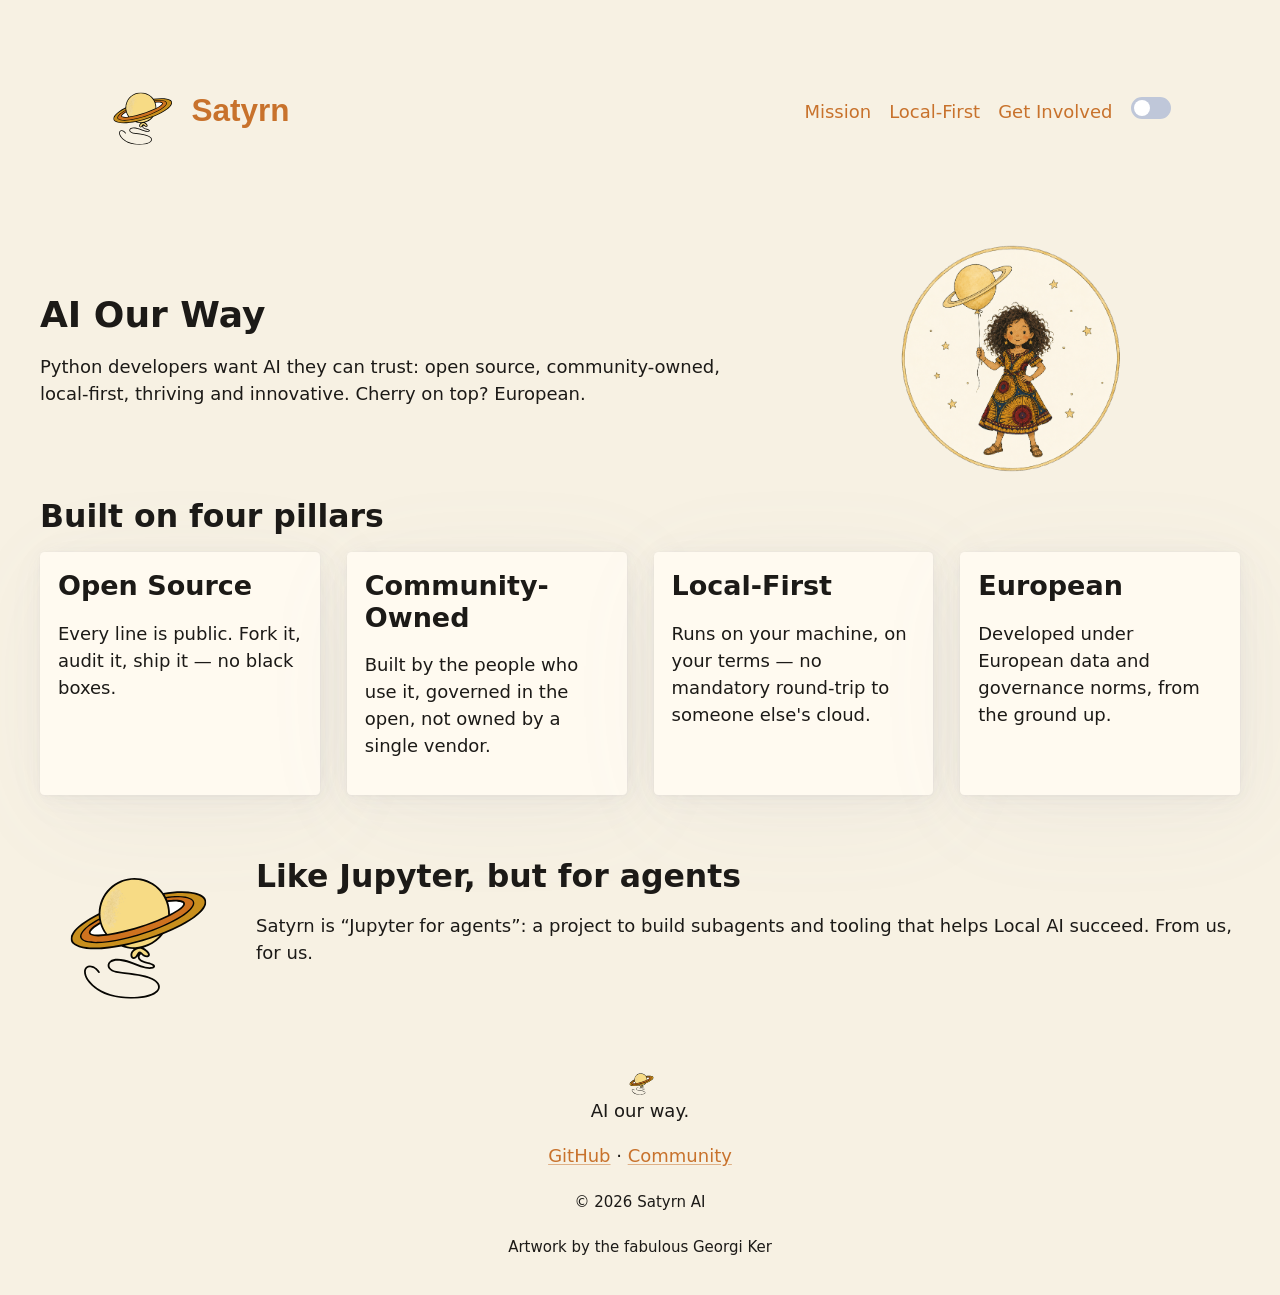
<file: site/index.html>
<!doctype html>
<html lang="en">
<head>
    <meta charset="utf-8">
    <meta name="viewport" content="width=device-width, initial-scale=1">
    <meta name="color-scheme" content="light dark">
    <title>Satyrn AI — AI Our Way</title>
    <meta name="description"
          content="Satyrn is Jupyter for agents: open source, community-owned, local-first AI tooling for Python developers.">
    <link rel="icon" type="image/png" href="assets/favicon.png">
    <link rel="stylesheet" href="css/pico.classless.min.css">
    <link rel="stylesheet" href="css/style.css">
</head>
<body>
<header>
    <nav>
        <ul>
            <li>
                <a href="#" class="logo-link">
                    <img class="logo-light" src="assets/satyrn-logo-light.svg" alt="">
                    <img class="logo-dark" src="assets/satyrn-logo-dark.svg" alt="">
                    <span class="logo-text">Satyrn</span>
                </a>
            </li>
        </ul>
        <ul>
            <li><a href="#mission">Mission</a></li>
            <li><a href="#local-first">Local-First</a></li>
            <li><a href="#get-involved">Get Involved</a></li>
            <li>
                <label>
                    <input type="checkbox" role="switch" data-theme-toggle aria-label="Toggle dark mode">
                </label>
            </li>
        </ul>
    </nav>
</header>

<main>
    <section id="hero">
        <div class="hero-grid">
            <div class="hero-text">
                <h1>AI Our Way</h1>
                <p>Python developers want AI they can trust: open source, community-owned, local-first, thriving and
                    innovative. Cherry on top? European.</p>
            </div>
            <div class="hero-image">
                <img src="assets/avatar.svg"
                     alt="Illustration of a curly-haired girl holding a balloon shaped like a ringed planet, the Satyrn mascot"
                     width="900">
            </div>
        </div>
    </section>

    <section id="pillars">
        <h2>Built on four pillars</h2>
        <div class="pillars-grid">
            <article>
                <h3>Open Source</h3>
                <p>Every line is public. Fork it, audit it, ship it — no black boxes.</p>
            </article>
            <article>
                <h3>Community-Owned</h3>
                <p>Built by the people who use it, governed in the open, not owned by a single vendor.</p>
            </article>
            <article id="local-first">
                <h3>Local-First</h3>
                <p>Runs on your machine, on your terms — no mandatory round-trip to someone else's cloud.</p>
            </article>
            <article>
                <h3>European</h3>
                <p>Developed under European data and governance norms, from the ground up.</p>
            </article>
        </div>
    </section>

    <section id="mission">
        <div class="mission-grid">
            <img src="assets/satyrn-logo-light.svg" class="mission-mark logo-light" alt="" width="180">
            <img src="assets/satyrn-logo-dark.svg" class="mission-mark logo-dark" alt="" width="180">
            <div>
                <h2>Like Jupyter, but for agents</h2>
                <p>Satyrn is &ldquo;Jupyter for agents&rdquo;: a project to build subagents and tooling that helps Local
                    AI succeed. From us, for us.</p>
            </div>
        </div>
    </section>
</main>

<footer id="get-involved">
    <img class="logo-light" src="assets/satyrn-logo-light.svg" alt="Satyrn" height="32">
    <img class="logo-dark" src="assets/satyrn-logo-dark.svg" alt="Satyrn" height="32">
    <p>AI our way.</p>
    <p>
        <a href="#">GitHub</a> &middot;
        <a href="#">Community</a>
    </p>
    <p><small>&copy; 2026 Satyrn AI</small></p>
    <p><small>Artwork by the fabulous Georgi Ker</small></p>
</footer>

<script type="module" src="js/site.js"></script>
</body>
</html>
</file>
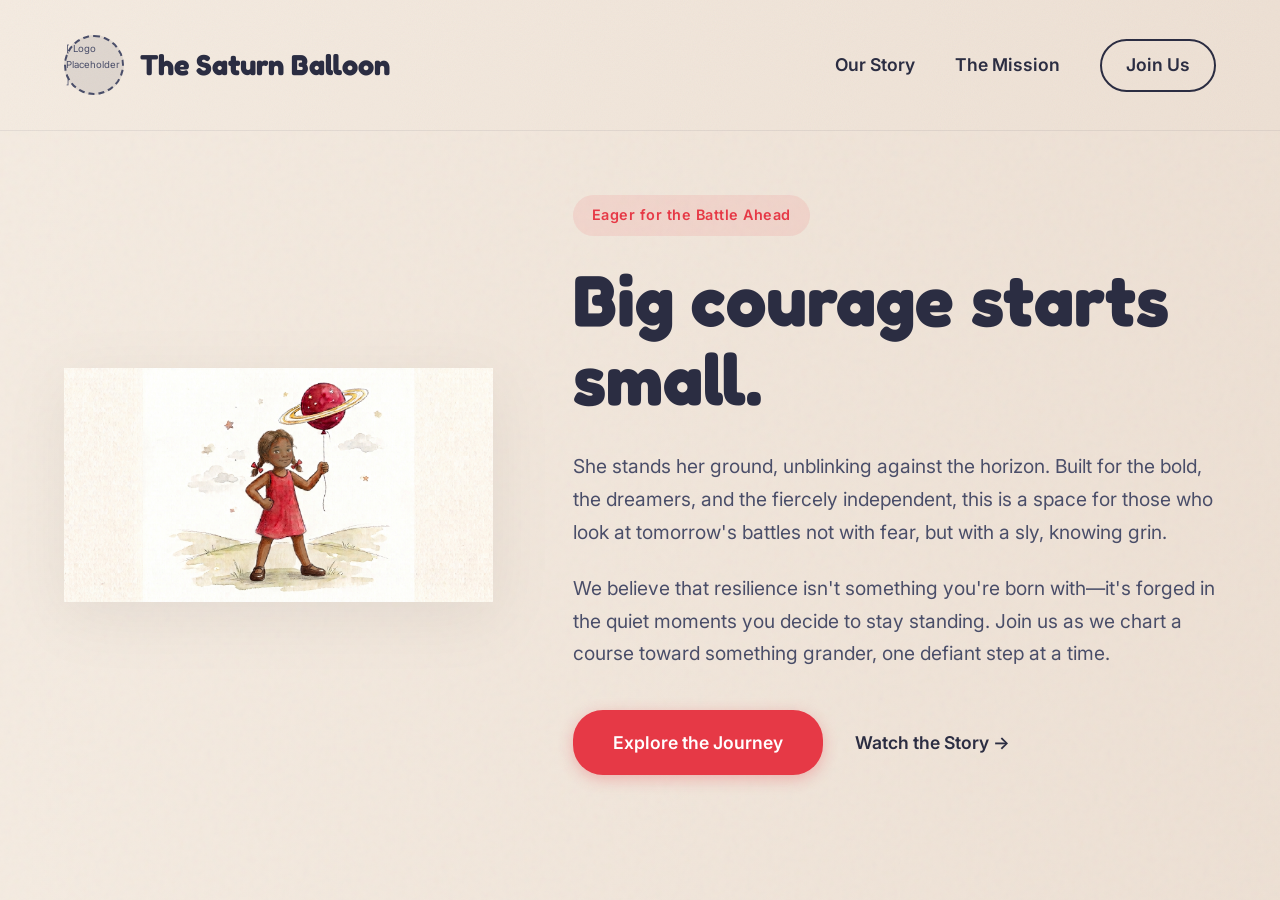
<file: src/satyrn_ai_theme/static/mascot.html>
<!DOCTYPE html>
<html lang="en">
<head>
    <meta charset="UTF-8">
    <meta name="viewport" content="width=device-width, initial-scale=1.0">
    <title>Resilient & Ready | Landing Page</title>
    <link rel="stylesheet" href="style.css">
    <link rel="preconnect" href="https://fonts.googleapis.com">
    <link rel="preconnect" href="https://fonts.gstatic.com" crossorigin>
    <link href="https://fonts.googleapis.com/css2?family=Fredoka:wght@500;700&family=Inter:wght@400;500;600&display=swap" rel="stylesheet">
</head>
<body>

    <header class="navbar">
        <div class="logo-container">
            <div class="logo-placeholder">[ Logo Placeholder ]</div>
            <span class="logo-text">The Saturn Balloon</span>
        </div>
        <nav>
            <a href="#story">Our Story</a>
            <a href="#mission">The Mission</a>
            <a href="#join" class="btn-nav">Join Us</a>
        </nav>
    </header>

    <section class="hero">
        <div class="hero-container">

            <div class="hero-image-side">
                <img src="mascot.png" alt="Resolute young girl with a Saturn-ringed balloon" class="hero-mascot">
            </div>

            <div class="hero-text-side">
                <span class="badge">Eager for the Battle Ahead</span>
                <h1>Big courage starts small.</h1>

                <div class="hero-story">
                    <p>She stands her ground, unblinking against the horizon. Built for the bold, the dreamers, and the fiercely independent, this is a space for those who look at tomorrow's battles not with fear, but with a sly, knowing grin.</p>
                    <p>We believe that resilience isn't something you're born with—it's forged in the quiet moments you decide to stay standing. Join us as we chart a course toward something grander, one defiant step at a time.</p>
                </div>

                <div class="hero-cta">
                    <a href="#explore" class="btn-primary">Explore the Journey</a>
                    <a href="#story" class="btn-text">Watch the Story <span>→</span></a>
                </div>
            </div>

        </div>
    </section>

</body>
</html>
</file>
<file: site/css/style.css>
/* Increase base font size for larger typography */
:root {
  --pico-font-size: 18px;
}

/* Brand palette — light mode. Uses ":root:not([data-theme=dark])" so it
   applies both when no theme is chosen yet (follows OS) AND when the
   toggle sets an explicit data-theme="light". The latter is what lets a
   dark-mode-OS visitor toggle to light: an explicit light attribute makes
   the "@media (prefers-color-scheme: dark) :root:not([data-theme])" dark
   rule stop matching. The selector also matches Pico's own light-mode
   specificity so this override wins over Pico's base :root declaration. */
:root:not([data-theme="dark"]) {
  --pico-background-color: #f7f1e3;
  --pico-color: #1c1a17;
  --pico-h1-color: #1c1a17;
  --pico-h2-color: #1c1a17;
  --pico-h3-color: #1c1a17;
  --pico-h4-color: #1c1a17;
  --pico-h5-color: #1c1a17;
  --pico-h6-color: #1c1a17;
  --pico-muted-color: #6b5f4d;
  --pico-primary: #c8722c;
  --pico-primary-background: #c8722c;
  --pico-primary-border: #c8722c;
  --pico-primary-underline: rgba(200, 114, 44, 0.5);
  --pico-primary-hover: #a85f22;
  --pico-primary-hover-background: #a85f22;
  --pico-primary-hover-border: #a85f22;
  --pico-primary-hover-underline: #a85f22;
  --pico-primary-focus: rgba(232, 185, 61, 0.5);
  --pico-primary-inverse: #f7f1e3;
  --pico-card-background-color: #fffaf0;
  --pico-card-border-color: rgba(28, 26, 23, 0.15);
  --pico-border-color: rgba(28, 26, 23, 0.15);
}

/* Brand palette — dark mode (follows OS preference, same mechanism Pico itself uses) */
/* Dark mode via prefers-color-scheme (system setting) */
@media only screen and (prefers-color-scheme: dark) {
  :root:not([data-theme]) {
    --pico-background-color: #1c1a17;
    --pico-color: #f0e6d2;
    --pico-h1-color: #f0e6d2;
    --pico-h2-color: #f0e6d2;
    --pico-h3-color: #f0e6d2;
    --pico-h4-color: #f0e6d2;
    --pico-h5-color: #f0e6d2;
    --pico-h6-color: #f0e6d2;
    --pico-muted-color: #b8ab8f;
    --pico-primary: #e8b93d;
    --pico-primary-background: #c8722c;
    --pico-primary-border: #c8722c;
    --pico-primary-underline: rgba(232, 185, 61, 0.5);
    --pico-primary-hover: #f2cc63;
    --pico-primary-hover-background: #a85f22;
    --pico-primary-hover-border: #a85f22;
    --pico-primary-hover-underline: #f2cc63;
    --pico-primary-focus: rgba(232, 185, 61, 0.5);
    --pico-primary-inverse: #1c1a17;
    --pico-card-background-color: #26221d;
    --pico-card-border-color: rgba(240, 230, 210, 0.15);
    --pico-border-color: rgba(240, 230, 210, 0.15);
  }
}

/* Logo swap: show the solid-text mark in light mode, the faded-text mark in dark mode */
.logo-dark {
  display: none;
}

@media only screen and (prefers-color-scheme: dark) {
  :root:not([data-theme]) .logo-light {
    display: none;
  }
  :root:not([data-theme]) .logo-dark {
    display: inline;
    /* The balloon's string is drawn as a thin dark stroke with nothing
       behind it, so it nearly disappears against the dark background
       even though the rest of the mark (set against bright fills)
       reads fine. A soft light halo keeps it visible without touching
       the source artwork. */
    filter: drop-shadow(0 0 1px #f0e6d2) drop-shadow(0 0 1px #f0e6d2);
  }
}

/* Dark mode via toggle [data-theme="dark"] */
:root[data-theme="dark"] {
  --pico-background-color: #1c1a17;
  --pico-color: #f0e6d2;
  --pico-h1-color: #f0e6d2;
  --pico-h2-color: #f0e6d2;
  --pico-h3-color: #f0e6d2;
  --pico-h4-color: #f0e6d2;
  --pico-h5-color: #f0e6d2;
  --pico-h6-color: #f0e6d2;
  --pico-muted-color: #b8ab8f;
  --pico-primary: #e8b93d;
  --pico-primary-background: #c8722c;
  --pico-primary-border: #c8722c;
  --pico-primary-underline: rgba(232, 185, 61, 0.5);
  --pico-primary-hover: #f2cc63;
  --pico-primary-hover-background: #a85f22;
  --pico-primary-hover-border: #a85f22;
  --pico-primary-hover-underline: #f2cc63;
  --pico-primary-focus: rgba(232, 185, 61, 0.5);
  --pico-primary-inverse: #1c1a17;
  --pico-card-background-color: #26221d;
  --pico-card-border-color: rgba(240, 230, 210, 0.15);
  --pico-border-color: rgba(240, 230, 210, 0.15);
}

:root[data-theme="dark"] .logo-light {
  display: none;
}

:root[data-theme="dark"] .logo-dark {
  display: inline;
  filter: drop-shadow(0 0 1px #f0e6d2) drop-shadow(0 0 1px #f0e6d2);
}

nav {
  padding: 2rem 5%;
}

.logo-link {
  display: flex;
  align-items: center;
  gap: 0.75rem;
  text-decoration: none;
}

nav img {
  height: 78px;
  width: auto;
  vertical-align: middle;
}

.logo-text {
  font-size: 1.75rem;
  font-weight: 700;
  font-family: 'Fredoka', sans-serif;
  color: var(--pico-color);
}

.mission-mark {
  width: 180px;
  height: auto;
}

footer#get-involved img {
  height: 32px;
  width: auto;
}

/* Hero */
#hero .hero-grid {
  display: grid;
  grid-template-columns: 3fr 2fr;
  gap: 3rem;
  align-items: center;
}

#hero .hero-image img {
  width: 100%;
  height: auto;
}

/* Pillars */
#pillars .pillars-grid {
  display: grid;
  grid-template-columns: repeat(4, 1fr);
  gap: 1.5rem;
}

/* Mission */
#mission .mission-grid {
  display: grid;
  grid-template-columns: auto 1fr;
  gap: 2rem;
  align-items: center;
}

.mission-mark.logo-dark {
  display: none;
}

@media only screen and (prefers-color-scheme: dark) {
  :root:not([data-theme]) .mission-mark.logo-light {
    display: none;
  }
  :root:not([data-theme]) .mission-mark.logo-dark {
    display: inline;
  }
}

/* Footer */
footer#get-involved {
  text-align: center;
}

footer#get-involved img {
  display: inline-block;
}

footer#get-involved .logo-dark {
  display: none;
}

@media only screen and (prefers-color-scheme: dark) {
  :root:not([data-theme]) footer#get-involved .logo-light {
    display: none;
  }
  :root:not([data-theme]) footer#get-involved .logo-dark {
    display: inline-block;
  }
}

/* Responsive: stack the hero and pillars below 900px */
@media (max-width: 900px) {
  #hero .hero-grid {
    grid-template-columns: 1fr;
  }

  #pillars .pillars-grid {
    grid-template-columns: repeat(2, 1fr);
  }

  #mission .mission-grid {
    grid-template-columns: 1fr;
    text-align: center;
  }
}

@media (max-width: 520px) {
  #pillars .pillars-grid {
    grid-template-columns: 1fr;
  }
}
</file>
<file: src/satyrn_ai_theme/static/style.css>
/* --- Base Styles & Textured Background --- */
:root {
    --primary-color: #e63946;
    --text-main: #2b2d42;
    --text-muted: #4a4e69;
    --font-heading: 'Fredoka', sans-serif;
    --font-body: 'Inter', sans-serif;

    /* Modern CSS Textured Tan (Earthy Parchment) */
    --earthy-tan-texture:
        linear-gradient(to right, #f4ebe1, #ede0d4),
        url("data:image/svg+xml,%3Csvg viewBox='0 0 200 200' xmlns='http://www.w3.org/2000/svg'%3E%3Cfilter id='noiseFilter'%3E%3CfeTurbulence type='fractalNoise' baseFrequency='0.65' numOctaves='3' stitchTiles='stitch'/%3E%3C/filter%3E%3Crect width='100%25' height='100%25' filter='url(%23noiseFilter)' opacity='0.04'/%3E%3C/svg%3E");
}

* {
    box-sizing: border-box;
    margin: 0;
    padding: 0;
}

body {
    font-family: var(--font-body);
    color: var(--text-main);
    background-image: var(--earthy-tan-texture);
    background-blend-mode: multiply; /* Blends the color and SVG noise smoothly */
    line-height: 1.7;
    min-height: 100vh;
}

/* --- Taller, Enhanced Navbar --- */
.navbar {
    display: flex;
    justify-content: space-between;
    align-items: center;
    padding: 2.2rem 5%; /* 30% taller padding */
    max-width: 1400px;
    margin: 0 auto;
    background-image: var(--earthy-tan-texture);
    background-blend-mode: multiply;
    border-bottom: 1px solid rgba(43, 45, 66, 0.08);
}

.navbar .logo-container {
    display: flex;
    align-items: center;
    gap: 1rem;
}

/* Extra room reserved for the upcoming logo */
.navbar .logo-placeholder {
    width: 60px;
    height: 60px;
    background: rgba(43, 45, 66, 0.1);
    border: 2px dashed var(--text-muted);
    border-radius: 50%;
    display: flex;
    align-items: center;
    justify-content: center;
    font-size: 0.6rem;
    color: var(--text-muted);
}

.navbar .logo-text {
    font-family: var(--font-heading);
    font-size: 1.8rem; /* Bigger text */
    font-weight: 700;
    color: var(--text-main);
}

.navbar nav {
    display: flex;
    align-items: center;
    gap: 2.5rem;
}

.navbar nav a {
    text-decoration: none;
    color: var(--text-main);
    font-weight: 600;
    font-size: 1.1rem; /* Bigger text */
    transition: color 0.2s;
}

.navbar nav a:hover {
    color: var(--primary-color);
}

.navbar .btn-nav {
    border: 2px solid var(--text-main);
    padding: 0.6rem 1.5rem;
    border-radius: 30px;
}

/* --- Hero Layout (40% / 60%) --- */
.hero {
    padding: 4rem 5%;
    display: flex;
    align-items: center;
}

.hero-container {
    max-width: 1400px;
    margin: 0 auto;
    display: grid;
    grid-template-columns: 4fr 6fr; /* Strict 40% / 60% split */
    gap: 5rem;
    align-items: center;
}

/* --- Left Column: Giant Mascot --- */
.hero-image-side {
    display: flex;
    justify-content: center;
}

.hero-mascot {
    width: 100%;
    max-height: 75vh; /* Allows her to scale beautifully while staying massive */
    object-fit: contain;
    filter: drop-shadow(0 15px 30px rgba(0,0,0,0.06));
}

/* --- Right Column: Text & Headings --- */
.hero-text-side .badge {
    background-color: rgba(230, 57, 70, 0.1);
    color: var(--primary-color);
    padding: 0.5rem 1.2rem;
    border-radius: 50px;
    font-size: 0.9rem;
    font-weight: 600;
    letter-spacing: 0.5px;
    display: inline-block;
    margin-bottom: 1.5rem;
}

.hero-text-side h1 {
    font-family: var(--font-heading);
    font-size: 4.5rem; /* Massive headline */
    line-height: 1.1;
    color: var(--text-main);
    margin-bottom: 2rem;
}

.hero-story p {
    font-size: 1.2rem;
    color: var(--text-muted);
    margin-bottom: 1.5rem;
    max-width: 680px;
}

.hero-cta {
    display: flex;
    align-items: center;
    gap: 2rem;
    margin-top: 2.5rem;
}

/* Buttons */
.btn-primary {
    background-color: var(--primary-color);
    color: white;
    padding: 1.1rem 2.5rem;
    border-radius: 30px;
    text-decoration: none;
    font-weight: 600;
    font-size: 1.1rem;
    box-shadow: 0 4px 15px rgba(230, 57, 70, 0.3);
    transition: transform 0.2s, box-shadow 0.2s;
}

.btn-primary:hover {
    transform: translateY(-2px);
    box-shadow: 0 6px 20px rgba(230, 57, 70, 0.4);
}

.btn-text {
    color: var(--text-main);
    text-decoration: none;
    font-weight: 600;
    font-size: 1.1rem;
}

.btn-text span {
    transition: transform 0.2s;
    display: inline-block;
}

.btn-text:hover span {
    transform: translateX(6px);
}

/* --- Responsive Layout for Mobile/Tablets --- */
@media (max-width: 1024px) {
    .hero-container {
        grid-template-columns: 1fr; /* Stacks vertically on smaller screens */
        gap: 3rem;
        text-align: center;
    }

    .hero-image-side {
        order: 2; /* Keeps text first or image first depending on preference */
    }

    .hero-mascot {
        max-height: 50vh;
        width: auto;
    }

    .hero-text-side h1 {
        font-size: 3rem;
    }

    .hero-story p {
        margin-left: auto;
        margin-right: auto;
    }

    .hero-cta {
        justify-content: center;
    }

    .navbar {
        flex-direction: column;
        gap: 1.5rem;
        padding: 1.5rem;
    }
}
</file>
<file: site/css/pico.classless.min.css>
@charset "UTF-8";/*!
 * Pico CSS ✨ v2.1.1 (https://picocss.com)
 * Copyright 2019-2025 - Licensed under MIT
 */:host,:root{--pico-font-family-emoji:"Apple Color Emoji","Segoe UI Emoji","Segoe UI Symbol","Noto Color Emoji";--pico-font-family-sans-serif:system-ui,"Segoe UI",Roboto,Oxygen,Ubuntu,Cantarell,Helvetica,Arial,"Helvetica Neue",sans-serif,var(--pico-font-family-emoji);--pico-font-family-monospace:ui-monospace,SFMono-Regular,"SF Mono",Menlo,Consolas,"Liberation Mono",monospace,var(--pico-font-family-emoji);--pico-font-family:var(--pico-font-family-sans-serif);--pico-line-height:1.5;--pico-font-weight:400;--pico-font-size:100%;--pico-text-underline-offset:0.1rem;--pico-border-radius:0.25rem;--pico-border-width:0.0625rem;--pico-outline-width:0.125rem;--pico-transition:0.2s ease-in-out;--pico-spacing:1rem;--pico-typography-spacing-vertical:1rem;--pico-block-spacing-vertical:var(--pico-spacing);--pico-block-spacing-horizontal:var(--pico-spacing);--pico-form-element-spacing-vertical:0.75rem;--pico-form-element-spacing-horizontal:1rem;--pico-group-box-shadow:0 0 0 rgba(0, 0, 0, 0);--pico-group-box-shadow-focus-with-button:0 0 0 var(--pico-outline-width) var(--pico-primary-focus);--pico-group-box-shadow-focus-with-input:0 0 0 0.0625rem var(--pico-form-element-border-color);--pico-modal-overlay-backdrop-filter:blur(0.375rem);--pico-nav-element-spacing-vertical:1rem;--pico-nav-element-spacing-horizontal:0.5rem;--pico-nav-link-spacing-vertical:0.5rem;--pico-nav-link-spacing-horizontal:0.5rem;--pico-nav-breadcrumb-divider:">";--pico-icon-checkbox:url("data:image/svg+xml,%3Csvg xmlns='http://www.w3.org/2000/svg' width='24' height='24' viewBox='0 0 24 24' fill='none' stroke='rgb(255, 255, 255)' stroke-width='4' stroke-linecap='round' stroke-linejoin='round'%3E%3Cpolyline points='20 6 9 17 4 12'%3E%3C/polyline%3E%3C/svg%3E");--pico-icon-minus:url("data:image/svg+xml,%3Csvg xmlns='http://www.w3.org/2000/svg' width='24' height='24' viewBox='0 0 24 24' fill='none' stroke='rgb(255, 255, 255)' stroke-width='4' stroke-linecap='round' stroke-linejoin='round'%3E%3Cline x1='5' y1='12' x2='19' y2='12'%3E%3C/line%3E%3C/svg%3E");--pico-icon-chevron:url("data:image/svg+xml,%3Csvg xmlns='http://www.w3.org/2000/svg' width='24' height='24' viewBox='0 0 24 24' fill='none' stroke='rgb(136, 145, 164)' stroke-width='2' stroke-linecap='round' stroke-linejoin='round'%3E%3Cpolyline points='6 9 12 15 18 9'%3E%3C/polyline%3E%3C/svg%3E");--pico-icon-date:url("data:image/svg+xml,%3Csvg xmlns='http://www.w3.org/2000/svg' width='24' height='24' viewBox='0 0 24 24' fill='none' stroke='rgb(136, 145, 164)' stroke-width='2' stroke-linecap='round' stroke-linejoin='round'%3E%3Crect x='3' y='4' width='18' height='18' rx='2' ry='2'%3E%3C/rect%3E%3Cline x1='16' y1='2' x2='16' y2='6'%3E%3C/line%3E%3Cline x1='8' y1='2' x2='8' y2='6'%3E%3C/line%3E%3Cline x1='3' y1='10' x2='21' y2='10'%3E%3C/line%3E%3C/svg%3E");--pico-icon-time:url("data:image/svg+xml,%3Csvg xmlns='http://www.w3.org/2000/svg' width='24' height='24' viewBox='0 0 24 24' fill='none' stroke='rgb(136, 145, 164)' stroke-width='2' stroke-linecap='round' stroke-linejoin='round'%3E%3Ccircle cx='12' cy='12' r='10'%3E%3C/circle%3E%3Cpolyline points='12 6 12 12 16 14'%3E%3C/polyline%3E%3C/svg%3E");--pico-icon-search:url("data:image/svg+xml,%3Csvg xmlns='http://www.w3.org/2000/svg' width='24' height='24' viewBox='0 0 24 24' fill='none' stroke='rgb(136, 145, 164)' stroke-width='1.5' stroke-linecap='round' stroke-linejoin='round'%3E%3Ccircle cx='11' cy='11' r='8'%3E%3C/circle%3E%3Cline x1='21' y1='21' x2='16.65' y2='16.65'%3E%3C/line%3E%3C/svg%3E");--pico-icon-close:url("data:image/svg+xml,%3Csvg xmlns='http://www.w3.org/2000/svg' width='24' height='24' viewBox='0 0 24 24' fill='none' stroke='rgb(136, 145, 164)' stroke-width='3' stroke-linecap='round' stroke-linejoin='round'%3E%3Cline x1='18' y1='6' x2='6' y2='18'%3E%3C/line%3E%3Cline x1='6' y1='6' x2='18' y2='18'%3E%3C/line%3E%3C/svg%3E");--pico-icon-loading:url("data:image/svg+xml,%3Csvg fill='none' height='24' width='24' viewBox='0 0 24 24' xmlns='http://www.w3.org/2000/svg' %3E%3Cstyle%3E g %7B animation: rotate 2s linear infinite; transform-origin: center center; %7D circle %7B stroke-dasharray: 75,100; stroke-dashoffset: -5; animation: dash 1.5s ease-in-out infinite; stroke-linecap: round; %7D @keyframes rotate %7B 0%25 %7B transform: rotate(0deg); %7D 100%25 %7B transform: rotate(360deg); %7D %7D @keyframes dash %7B 0%25 %7B stroke-dasharray: 1,100; stroke-dashoffset: 0; %7D 50%25 %7B stroke-dasharray: 44.5,100; stroke-dashoffset: -17.5; %7D 100%25 %7B stroke-dasharray: 44.5,100; stroke-dashoffset: -62; %7D %7D %3C/style%3E%3Cg%3E%3Ccircle cx='12' cy='12' r='10' fill='none' stroke='rgb(136, 145, 164)' stroke-width='4' /%3E%3C/g%3E%3C/svg%3E")}@media (min-width:576px){:host,:root{--pico-font-size:106.25%}}@media (min-width:768px){:host,:root{--pico-font-size:112.5%}}@media (min-width:1024px){:host,:root{--pico-font-size:118.75%}}@media (min-width:1280px){:host,:root{--pico-font-size:125%}}@media (min-width:1536px){:host,:root{--pico-font-size:131.25%}}a{--pico-text-decoration:underline}small{--pico-font-size:0.875em}h1,h2,h3,h4,h5,h6{--pico-font-weight:700}h1{--pico-font-size:2rem;--pico-line-height:1.125;--pico-typography-spacing-top:3rem}h2{--pico-font-size:1.75rem;--pico-line-height:1.15;--pico-typography-spacing-top:2.625rem}h3{--pico-font-size:1.5rem;--pico-line-height:1.175;--pico-typography-spacing-top:2.25rem}h4{--pico-font-size:1.25rem;--pico-line-height:1.2;--pico-typography-spacing-top:1.874rem}h5{--pico-font-size:1.125rem;--pico-line-height:1.225;--pico-typography-spacing-top:1.6875rem}h6{--pico-font-size:1rem;--pico-line-height:1.25;--pico-typography-spacing-top:1.5rem}tfoot td,tfoot th,thead td,thead th{--pico-font-weight:600;--pico-border-width:0.1875rem}code,kbd,pre,samp{--pico-font-family:var(--pico-font-family-monospace)}kbd{--pico-font-weight:bolder}:where(select,textarea),input:not([type=submit],[type=button],[type=reset],[type=checkbox],[type=radio],[type=file]){--pico-outline-width:0.0625rem}[type=search]{--pico-border-radius:5rem}[type=checkbox],[type=radio]{--pico-border-width:0.125rem}[type=checkbox][role=switch]{--pico-border-width:0.1875rem}[role=search]{--pico-border-radius:5rem}[role=group] [role=button],[role=group] [type=button],[role=group] [type=submit],[role=group] button,[role=search] [role=button],[role=search] [type=button],[role=search] [type=submit],[role=search] button{--pico-form-element-spacing-horizontal:2rem}details summary[role=button]::after{filter:brightness(0) invert(1)}[aria-busy=true]:not(input,select,textarea):is(button,[type=submit],[type=button],[type=reset],[role=button])::before{filter:brightness(0) invert(1)}:host(:not([data-theme=dark])),:root:not([data-theme=dark]),[data-theme=light]{color-scheme:light;--pico-background-color:#fff;--pico-color:#373c44;--pico-text-selection-color:rgba(2, 154, 232, 0.25);--pico-muted-color:#646b79;--pico-muted-border-color:rgb(231, 234, 239.5);--pico-primary:#0172ad;--pico-primary-background:#0172ad;--pico-primary-border:var(--pico-primary-background);--pico-primary-underline:rgba(1, 114, 173, 0.5);--pico-primary-hover:#015887;--pico-primary-hover-background:#02659a;--pico-primary-hover-border:var(--pico-primary-hover-background);--pico-primary-hover-underline:var(--pico-primary-hover);--pico-primary-focus:rgba(2, 154, 232, 0.5);--pico-primary-inverse:#fff;--pico-secondary:#5d6b89;--pico-secondary-background:#525f7a;--pico-secondary-border:var(--pico-secondary-background);--pico-secondary-underline:rgba(93, 107, 137, 0.5);--pico-secondary-hover:#48536b;--pico-secondary-hover-background:#48536b;--pico-secondary-hover-border:var(--pico-secondary-hover-background);--pico-secondary-hover-underline:var(--pico-secondary-hover);--pico-secondary-focus:rgba(93, 107, 137, 0.25);--pico-secondary-inverse:#fff;--pico-contrast:#181c25;--pico-contrast-background:#181c25;--pico-contrast-border:var(--pico-contrast-background);--pico-contrast-underline:rgba(24, 28, 37, 0.5);--pico-contrast-hover:#000;--pico-contrast-hover-background:#000;--pico-contrast-hover-border:var(--pico-contrast-hover-background);--pico-contrast-hover-underline:var(--pico-secondary-hover);--pico-contrast-focus:rgba(93, 107, 137, 0.25);--pico-contrast-inverse:#fff;--pico-box-shadow:0.0145rem 0.029rem 0.174rem rgba(129, 145, 181, 0.01698),0.0335rem 0.067rem 0.402rem rgba(129, 145, 181, 0.024),0.0625rem 0.125rem 0.75rem rgba(129, 145, 181, 0.03),0.1125rem 0.225rem 1.35rem rgba(129, 145, 181, 0.036),0.2085rem 0.417rem 2.502rem rgba(129, 145, 181, 0.04302),0.5rem 1rem 6rem rgba(129, 145, 181, 0.06),0 0 0 0.0625rem rgba(129, 145, 181, 0.015);--pico-h1-color:#2d3138;--pico-h2-color:#373c44;--pico-h3-color:#424751;--pico-h4-color:#4d535e;--pico-h5-color:#5c6370;--pico-h6-color:#646b79;--pico-mark-background-color:rgb(252.5, 230.5, 191.5);--pico-mark-color:#0f1114;--pico-ins-color:rgb(28.5, 105.5, 84);--pico-del-color:rgb(136, 56.5, 53);--pico-blockquote-border-color:var(--pico-muted-border-color);--pico-blockquote-footer-color:var(--pico-muted-color);--pico-button-box-shadow:0 0 0 rgba(0, 0, 0, 0);--pico-button-hover-box-shadow:0 0 0 rgba(0, 0, 0, 0);--pico-table-border-color:var(--pico-muted-border-color);--pico-table-row-stripped-background-color:rgba(111, 120, 135, 0.0375);--pico-code-background-color:rgb(243, 244.5, 246.75);--pico-code-color:#646b79;--pico-code-kbd-background-color:var(--pico-color);--pico-code-kbd-color:var(--pico-background-color);--pico-form-element-background-color:rgb(251, 251.5, 252.25);--pico-form-element-selected-background-color:#dfe3eb;--pico-form-element-border-color:#cfd5e2;--pico-form-element-color:#23262c;--pico-form-element-placeholder-color:var(--pico-muted-color);--pico-form-element-active-background-color:#fff;--pico-form-element-active-border-color:var(--pico-primary-border);--pico-form-element-focus-color:var(--pico-primary-border);--pico-form-element-disabled-opacity:0.5;--pico-form-element-invalid-border-color:rgb(183.5, 105.5, 106.5);--pico-form-element-invalid-active-border-color:rgb(200.25, 79.25, 72.25);--pico-form-element-invalid-focus-color:var(--pico-form-element-invalid-active-border-color);--pico-form-element-valid-border-color:rgb(76, 154.5, 137.5);--pico-form-element-valid-active-border-color:rgb(39, 152.75, 118.75);--pico-form-element-valid-focus-color:var(--pico-form-element-valid-active-border-color);--pico-switch-background-color:#bfc7d9;--pico-switch-checked-background-color:var(--pico-primary-background);--pico-switch-color:#fff;--pico-switch-thumb-box-shadow:0 0 0 rgba(0, 0, 0, 0);--pico-range-border-color:#dfe3eb;--pico-range-active-border-color:#bfc7d9;--pico-range-thumb-border-color:var(--pico-background-color);--pico-range-thumb-color:var(--pico-secondary-background);--pico-range-thumb-active-color:var(--pico-primary-background);--pico-accordion-border-color:var(--pico-muted-border-color);--pico-accordion-active-summary-color:var(--pico-primary-hover);--pico-accordion-close-summary-color:var(--pico-color);--pico-accordion-open-summary-color:var(--pico-muted-color);--pico-card-background-color:var(--pico-background-color);--pico-card-border-color:var(--pico-muted-border-color);--pico-card-box-shadow:var(--pico-box-shadow);--pico-card-sectioning-background-color:rgb(251, 251.5, 252.25);--pico-loading-spinner-opacity:0.5;--pico-modal-overlay-background-color:rgba(232, 234, 237, 0.75);--pico-progress-background-color:#dfe3eb;--pico-progress-color:var(--pico-primary-background);--pico-tooltip-background-color:var(--pico-contrast-background);--pico-tooltip-color:var(--pico-contrast-inverse);--pico-icon-valid:url("data:image/svg+xml,%3Csvg xmlns='http://www.w3.org/2000/svg' width='24' height='24' viewBox='0 0 24 24' fill='none' stroke='rgb(76, 154.5, 137.5)' stroke-width='2' stroke-linecap='round' stroke-linejoin='round'%3E%3Cpolyline points='20 6 9 17 4 12'%3E%3C/polyline%3E%3C/svg%3E");--pico-icon-invalid:url("data:image/svg+xml,%3Csvg xmlns='http://www.w3.org/2000/svg' width='24' height='24' viewBox='0 0 24 24' fill='none' stroke='rgb(200.25, 79.25, 72.25)' stroke-width='2' stroke-linecap='round' stroke-linejoin='round'%3E%3Ccircle cx='12' cy='12' r='10'%3E%3C/circle%3E%3Cline x1='12' y1='8' x2='12' y2='12'%3E%3C/line%3E%3Cline x1='12' y1='16' x2='12.01' y2='16'%3E%3C/line%3E%3C/svg%3E")}:host(:not([data-theme=dark])) input:is([type=submit],[type=button],[type=reset],[type=checkbox],[type=radio],[type=file]),:root:not([data-theme=dark]) input:is([type=submit],[type=button],[type=reset],[type=checkbox],[type=radio],[type=file]),[data-theme=light] input:is([type=submit],[type=button],[type=reset],[type=checkbox],[type=radio],[type=file]){--pico-form-element-focus-color:var(--pico-primary-focus)}@media only screen and (prefers-color-scheme:dark){:host(:not([data-theme])),:root:not([data-theme]){color-scheme:dark;--pico-background-color:rgb(19, 22.5, 30.5);--pico-color:#c2c7d0;--pico-text-selection-color:rgba(1, 170, 255, 0.1875);--pico-muted-color:#7b8495;--pico-muted-border-color:#202632;--pico-primary:#01aaff;--pico-primary-background:#0172ad;--pico-primary-border:var(--pico-primary-background);--pico-primary-underline:rgba(1, 170, 255, 0.5);--pico-primary-hover:#79c0ff;--pico-primary-hover-background:#017fc0;--pico-primary-hover-border:var(--pico-primary-hover-background);--pico-primary-hover-underline:var(--pico-primary-hover);--pico-primary-focus:rgba(1, 170, 255, 0.375);--pico-primary-inverse:#fff;--pico-secondary:#969eaf;--pico-secondary-background:#525f7a;--pico-secondary-border:var(--pico-secondary-background);--pico-secondary-underline:rgba(150, 158, 175, 0.5);--pico-secondary-hover:#b3b9c5;--pico-secondary-hover-background:#5d6b89;--pico-secondary-hover-border:var(--pico-secondary-hover-background);--pico-secondary-hover-underline:var(--pico-secondary-hover);--pico-secondary-focus:rgba(144, 158, 190, 0.25);--pico-secondary-inverse:#fff;--pico-contrast:#dfe3eb;--pico-contrast-background:#eff1f4;--pico-contrast-border:var(--pico-contrast-background);--pico-contrast-underline:rgba(223, 227, 235, 0.5);--pico-contrast-hover:#fff;--pico-contrast-hover-background:#fff;--pico-contrast-hover-border:var(--pico-contrast-hover-background);--pico-contrast-hover-underline:var(--pico-contrast-hover);--pico-contrast-focus:rgba(207, 213, 226, 0.25);--pico-contrast-inverse:#000;--pico-box-shadow:0.0145rem 0.029rem 0.174rem rgba(7, 8.5, 12, 0.01698),0.0335rem 0.067rem 0.402rem rgba(7, 8.5, 12, 0.024),0.0625rem 0.125rem 0.75rem rgba(7, 8.5, 12, 0.03),0.1125rem 0.225rem 1.35rem rgba(7, 8.5, 12, 0.036),0.2085rem 0.417rem 2.502rem rgba(7, 8.5, 12, 0.04302),0.5rem 1rem 6rem rgba(7, 8.5, 12, 0.06),0 0 0 0.0625rem rgba(7, 8.5, 12, 0.015);--pico-h1-color:#f0f1f3;--pico-h2-color:#e0e3e7;--pico-h3-color:#c2c7d0;--pico-h4-color:#b3b9c5;--pico-h5-color:#a4acba;--pico-h6-color:#8891a4;--pico-mark-background-color:#014063;--pico-mark-color:#fff;--pico-ins-color:#62af9a;--pico-del-color:rgb(205.5, 126, 123);--pico-blockquote-border-color:var(--pico-muted-border-color);--pico-blockquote-footer-color:var(--pico-muted-color);--pico-button-box-shadow:0 0 0 rgba(0, 0, 0, 0);--pico-button-hover-box-shadow:0 0 0 rgba(0, 0, 0, 0);--pico-table-border-color:var(--pico-muted-border-color);--pico-table-row-stripped-background-color:rgba(111, 120, 135, 0.0375);--pico-code-background-color:rgb(26, 30.5, 40.25);--pico-code-color:#8891a4;--pico-code-kbd-background-color:var(--pico-color);--pico-code-kbd-color:var(--pico-background-color);--pico-form-element-background-color:rgb(28, 33, 43.5);--pico-form-element-selected-background-color:#2a3140;--pico-form-element-border-color:#2a3140;--pico-form-element-color:#e0e3e7;--pico-form-element-placeholder-color:#8891a4;--pico-form-element-active-background-color:rgb(26, 30.5, 40.25);--pico-form-element-active-border-color:var(--pico-primary-border);--pico-form-element-focus-color:var(--pico-primary-border);--pico-form-element-disabled-opacity:0.5;--pico-form-element-invalid-border-color:rgb(149.5, 74, 80);--pico-form-element-invalid-active-border-color:rgb(183.25, 63.5, 59);--pico-form-element-invalid-focus-color:var(--pico-form-element-invalid-active-border-color);--pico-form-element-valid-border-color:#2a7b6f;--pico-form-element-valid-active-border-color:rgb(22, 137, 105.5);--pico-form-element-valid-focus-color:var(--pico-form-element-valid-active-border-color);--pico-switch-background-color:#333c4e;--pico-switch-checked-background-color:var(--pico-primary-background);--pico-switch-color:#fff;--pico-switch-thumb-box-shadow:0 0 0 rgba(0, 0, 0, 0);--pico-range-border-color:#202632;--pico-range-active-border-color:#2a3140;--pico-range-thumb-border-color:var(--pico-background-color);--pico-range-thumb-color:var(--pico-secondary-background);--pico-range-thumb-active-color:var(--pico-primary-background);--pico-accordion-border-color:var(--pico-muted-border-color);--pico-accordion-active-summary-color:var(--pico-primary-hover);--pico-accordion-close-summary-color:var(--pico-color);--pico-accordion-open-summary-color:var(--pico-muted-color);--pico-card-background-color:#181c25;--pico-card-border-color:var(--pico-card-background-color);--pico-card-box-shadow:var(--pico-box-shadow);--pico-card-sectioning-background-color:rgb(26, 30.5, 40.25);--pico-loading-spinner-opacity:0.5;--pico-modal-overlay-background-color:rgba(7.5, 8.5, 10, 0.75);--pico-progress-background-color:#202632;--pico-progress-color:var(--pico-primary-background);--pico-tooltip-background-color:var(--pico-contrast-background);--pico-tooltip-color:var(--pico-contrast-inverse);--pico-icon-valid:url("data:image/svg+xml,%3Csvg xmlns='http://www.w3.org/2000/svg' width='24' height='24' viewBox='0 0 24 24' fill='none' stroke='rgb(42, 123, 111)' stroke-width='2' stroke-linecap='round' stroke-linejoin='round'%3E%3Cpolyline points='20 6 9 17 4 12'%3E%3C/polyline%3E%3C/svg%3E");--pico-icon-invalid:url("data:image/svg+xml,%3Csvg xmlns='http://www.w3.org/2000/svg' width='24' height='24' viewBox='0 0 24 24' fill='none' stroke='rgb(149.5, 74, 80)' stroke-width='2' stroke-linecap='round' stroke-linejoin='round'%3E%3Ccircle cx='12' cy='12' r='10'%3E%3C/circle%3E%3Cline x1='12' y1='8' x2='12' y2='12'%3E%3C/line%3E%3Cline x1='12' y1='16' x2='12.01' y2='16'%3E%3C/line%3E%3C/svg%3E")}:host(:not([data-theme])) input:is([type=submit],[type=button],[type=reset],[type=checkbox],[type=radio],[type=file]),:root:not([data-theme]) input:is([type=submit],[type=button],[type=reset],[type=checkbox],[type=radio],[type=file]){--pico-form-element-focus-color:var(--pico-primary-focus)}}[data-theme=dark]{color-scheme:dark;--pico-background-color:rgb(19, 22.5, 30.5);--pico-color:#c2c7d0;--pico-text-selection-color:rgba(1, 170, 255, 0.1875);--pico-muted-color:#7b8495;--pico-muted-border-color:#202632;--pico-primary:#01aaff;--pico-primary-background:#0172ad;--pico-primary-border:var(--pico-primary-background);--pico-primary-underline:rgba(1, 170, 255, 0.5);--pico-primary-hover:#79c0ff;--pico-primary-hover-background:#017fc0;--pico-primary-hover-border:var(--pico-primary-hover-background);--pico-primary-hover-underline:var(--pico-primary-hover);--pico-primary-focus:rgba(1, 170, 255, 0.375);--pico-primary-inverse:#fff;--pico-secondary:#969eaf;--pico-secondary-background:#525f7a;--pico-secondary-border:var(--pico-secondary-background);--pico-secondary-underline:rgba(150, 158, 175, 0.5);--pico-secondary-hover:#b3b9c5;--pico-secondary-hover-background:#5d6b89;--pico-secondary-hover-border:var(--pico-secondary-hover-background);--pico-secondary-hover-underline:var(--pico-secondary-hover);--pico-secondary-focus:rgba(144, 158, 190, 0.25);--pico-secondary-inverse:#fff;--pico-contrast:#dfe3eb;--pico-contrast-background:#eff1f4;--pico-contrast-border:var(--pico-contrast-background);--pico-contrast-underline:rgba(223, 227, 235, 0.5);--pico-contrast-hover:#fff;--pico-contrast-hover-background:#fff;--pico-contrast-hover-border:var(--pico-contrast-hover-background);--pico-contrast-hover-underline:var(--pico-contrast-hover);--pico-contrast-focus:rgba(207, 213, 226, 0.25);--pico-contrast-inverse:#000;--pico-box-shadow:0.0145rem 0.029rem 0.174rem rgba(7, 8.5, 12, 0.01698),0.0335rem 0.067rem 0.402rem rgba(7, 8.5, 12, 0.024),0.0625rem 0.125rem 0.75rem rgba(7, 8.5, 12, 0.03),0.1125rem 0.225rem 1.35rem rgba(7, 8.5, 12, 0.036),0.2085rem 0.417rem 2.502rem rgba(7, 8.5, 12, 0.04302),0.5rem 1rem 6rem rgba(7, 8.5, 12, 0.06),0 0 0 0.0625rem rgba(7, 8.5, 12, 0.015);--pico-h1-color:#f0f1f3;--pico-h2-color:#e0e3e7;--pico-h3-color:#c2c7d0;--pico-h4-color:#b3b9c5;--pico-h5-color:#a4acba;--pico-h6-color:#8891a4;--pico-mark-background-color:#014063;--pico-mark-color:#fff;--pico-ins-color:#62af9a;--pico-del-color:rgb(205.5, 126, 123);--pico-blockquote-border-color:var(--pico-muted-border-color);--pico-blockquote-footer-color:var(--pico-muted-color);--pico-button-box-shadow:0 0 0 rgba(0, 0, 0, 0);--pico-button-hover-box-shadow:0 0 0 rgba(0, 0, 0, 0);--pico-table-border-color:var(--pico-muted-border-color);--pico-table-row-stripped-background-color:rgba(111, 120, 135, 0.0375);--pico-code-background-color:rgb(26, 30.5, 40.25);--pico-code-color:#8891a4;--pico-code-kbd-background-color:var(--pico-color);--pico-code-kbd-color:var(--pico-background-color);--pico-form-element-background-color:rgb(28, 33, 43.5);--pico-form-element-selected-background-color:#2a3140;--pico-form-element-border-color:#2a3140;--pico-form-element-color:#e0e3e7;--pico-form-element-placeholder-color:#8891a4;--pico-form-element-active-background-color:rgb(26, 30.5, 40.25);--pico-form-element-active-border-color:var(--pico-primary-border);--pico-form-element-focus-color:var(--pico-primary-border);--pico-form-element-disabled-opacity:0.5;--pico-form-element-invalid-border-color:rgb(149.5, 74, 80);--pico-form-element-invalid-active-border-color:rgb(183.25, 63.5, 59);--pico-form-element-invalid-focus-color:var(--pico-form-element-invalid-active-border-color);--pico-form-element-valid-border-color:#2a7b6f;--pico-form-element-valid-active-border-color:rgb(22, 137, 105.5);--pico-form-element-valid-focus-color:var(--pico-form-element-valid-active-border-color);--pico-switch-background-color:#333c4e;--pico-switch-checked-background-color:var(--pico-primary-background);--pico-switch-color:#fff;--pico-switch-thumb-box-shadow:0 0 0 rgba(0, 0, 0, 0);--pico-range-border-color:#202632;--pico-range-active-border-color:#2a3140;--pico-range-thumb-border-color:var(--pico-background-color);--pico-range-thumb-color:var(--pico-secondary-background);--pico-range-thumb-active-color:var(--pico-primary-background);--pico-accordion-border-color:var(--pico-muted-border-color);--pico-accordion-active-summary-color:var(--pico-primary-hover);--pico-accordion-close-summary-color:var(--pico-color);--pico-accordion-open-summary-color:var(--pico-muted-color);--pico-card-background-color:#181c25;--pico-card-border-color:var(--pico-card-background-color);--pico-card-box-shadow:var(--pico-box-shadow);--pico-card-sectioning-background-color:rgb(26, 30.5, 40.25);--pico-loading-spinner-opacity:0.5;--pico-modal-overlay-background-color:rgba(7.5, 8.5, 10, 0.75);--pico-progress-background-color:#202632;--pico-progress-color:var(--pico-primary-background);--pico-tooltip-background-color:var(--pico-contrast-background);--pico-tooltip-color:var(--pico-contrast-inverse);--pico-icon-valid:url("data:image/svg+xml,%3Csvg xmlns='http://www.w3.org/2000/svg' width='24' height='24' viewBox='0 0 24 24' fill='none' stroke='rgb(42, 123, 111)' stroke-width='2' stroke-linecap='round' stroke-linejoin='round'%3E%3Cpolyline points='20 6 9 17 4 12'%3E%3C/polyline%3E%3C/svg%3E");--pico-icon-invalid:url("data:image/svg+xml,%3Csvg xmlns='http://www.w3.org/2000/svg' width='24' height='24' viewBox='0 0 24 24' fill='none' stroke='rgb(149.5, 74, 80)' stroke-width='2' stroke-linecap='round' stroke-linejoin='round'%3E%3Ccircle cx='12' cy='12' r='10'%3E%3C/circle%3E%3Cline x1='12' y1='8' x2='12' y2='12'%3E%3C/line%3E%3Cline x1='12' y1='16' x2='12.01' y2='16'%3E%3C/line%3E%3C/svg%3E")}[data-theme=dark] input:is([type=submit],[type=button],[type=reset],[type=checkbox],[type=radio],[type=file]){--pico-form-element-focus-color:var(--pico-primary-focus)}[type=checkbox],[type=radio],[type=range],progress{accent-color:var(--pico-primary)}*,::after,::before{box-sizing:border-box;background-repeat:no-repeat}::after,::before{text-decoration:inherit;vertical-align:inherit}:where(:host),:where(:root){-webkit-tap-highlight-color:transparent;-webkit-text-size-adjust:100%;-moz-text-size-adjust:100%;text-size-adjust:100%;background-color:var(--pico-background-color);color:var(--pico-color);font-weight:var(--pico-font-weight);font-size:var(--pico-font-size);line-height:var(--pico-line-height);font-family:var(--pico-font-family);text-underline-offset:var(--pico-text-underline-offset);text-rendering:optimizeLegibility;overflow-wrap:break-word;-moz-tab-size:4;-o-tab-size:4;tab-size:4}body{width:100%;margin:0}main{display:block}body>footer,body>header,body>main{width:100%;margin-right:auto;margin-left:auto;padding:var(--pico-block-spacing-vertical) var(--pico-block-spacing-horizontal)}@media (min-width:576px){body>footer,body>header,body>main{max-width:510px;padding-right:0;padding-left:0}}@media (min-width:768px){body>footer,body>header,body>main{max-width:700px}}@media (min-width:1024px){body>footer,body>header,body>main{max-width:950px}}@media (min-width:1280px){body>footer,body>header,body>main{max-width:1200px}}@media (min-width:1536px){body>footer,body>header,body>main{max-width:1450px}}section{margin-bottom:var(--pico-block-spacing-vertical)}b,strong{font-weight:bolder}sub,sup{position:relative;font-size:.75em;line-height:0;vertical-align:baseline}sub{bottom:-.25em}sup{top:-.5em}address,blockquote,dl,ol,p,pre,table,ul{margin-top:0;margin-bottom:var(--pico-typography-spacing-vertical);color:var(--pico-color);font-style:normal;font-weight:var(--pico-font-weight)}h1,h2,h3,h4,h5,h6{margin-top:0;margin-bottom:var(--pico-typography-spacing-vertical);color:var(--pico-color);font-weight:var(--pico-font-weight);font-size:var(--pico-font-size);line-height:var(--pico-line-height);font-family:var(--pico-font-family)}h1{--pico-color:var(--pico-h1-color)}h2{--pico-color:var(--pico-h2-color)}h3{--pico-color:var(--pico-h3-color)}h4{--pico-color:var(--pico-h4-color)}h5{--pico-color:var(--pico-h5-color)}h6{--pico-color:var(--pico-h6-color)}:where(article,address,blockquote,dl,figure,form,ol,p,pre,table,ul)~:is(h1,h2,h3,h4,h5,h6){margin-top:var(--pico-typography-spacing-top)}p{margin-bottom:var(--pico-typography-spacing-vertical)}hgroup{margin-bottom:var(--pico-typography-spacing-vertical)}hgroup>*{margin-top:0;margin-bottom:0}hgroup>:not(:first-child):last-child{--pico-color:var(--pico-muted-color);--pico-font-weight:unset;font-size:1rem}:where(ol,ul) li{margin-bottom:calc(var(--pico-typography-spacing-vertical) * .25)}:where(dl,ol,ul) :where(dl,ol,ul){margin:0;margin-top:calc(var(--pico-typography-spacing-vertical) * .25)}ul li{list-style:square}mark{padding:.125rem .25rem;background-color:var(--pico-mark-background-color);color:var(--pico-mark-color);vertical-align:baseline}blockquote{display:block;margin:var(--pico-typography-spacing-vertical) 0;padding:var(--pico-spacing);border-right:none;border-left:.25rem solid var(--pico-blockquote-border-color);border-inline-start:0.25rem solid var(--pico-blockquote-border-color);border-inline-end:none}blockquote footer{margin-top:calc(var(--pico-typography-spacing-vertical) * .5);color:var(--pico-blockquote-footer-color)}abbr[title]{border-bottom:1px dotted;text-decoration:none;cursor:help}ins{color:var(--pico-ins-color);text-decoration:none}del{color:var(--pico-del-color)}::-moz-selection{background-color:var(--pico-text-selection-color)}::selection{background-color:var(--pico-text-selection-color)}:where(a:not([role=button])),[role=link]{--pico-color:var(--pico-primary);--pico-background-color:transparent;--pico-underline:var(--pico-primary-underline);outline:0;background-color:var(--pico-background-color);color:var(--pico-color);-webkit-text-decoration:var(--pico-text-decoration);text-decoration:var(--pico-text-decoration);text-decoration-color:var(--pico-underline);text-underline-offset:0.125em;transition:background-color var(--pico-transition),color var(--pico-transition),box-shadow var(--pico-transition),-webkit-text-decoration var(--pico-transition);transition:background-color var(--pico-transition),color var(--pico-transition),text-decoration var(--pico-transition),box-shadow var(--pico-transition);transition:background-color var(--pico-transition),color var(--pico-transition),text-decoration var(--pico-transition),box-shadow var(--pico-transition),-webkit-text-decoration var(--pico-transition)}:where(a:not([role=button])):is([aria-current]:not([aria-current=false]),:hover,:active,:focus),[role=link]:is([aria-current]:not([aria-current=false]),:hover,:active,:focus){--pico-color:var(--pico-primary-hover);--pico-underline:var(--pico-primary-hover-underline);--pico-text-decoration:underline}:where(a:not([role=button])):focus-visible,[role=link]:focus-visible{box-shadow:0 0 0 var(--pico-outline-width) var(--pico-primary-focus)}a[role=button]{display:inline-block}button{margin:0;overflow:visible;font-family:inherit;text-transform:none}[type=button],[type=reset],[type=submit],button{-webkit-appearance:button}[role=button],[type=button],[type=file]::file-selector-button,[type=reset],[type=submit],button{--pico-background-color:var(--pico-primary-background);--pico-border-color:var(--pico-primary-border);--pico-color:var(--pico-primary-inverse);--pico-box-shadow:var(--pico-button-box-shadow, 0 0 0 rgba(0, 0, 0, 0));padding:var(--pico-form-element-spacing-vertical) var(--pico-form-element-spacing-horizontal);border:var(--pico-border-width) solid var(--pico-border-color);border-radius:var(--pico-border-radius);outline:0;background-color:var(--pico-background-color);box-shadow:var(--pico-box-shadow);color:var(--pico-color);font-weight:var(--pico-font-weight);font-size:1rem;line-height:var(--pico-line-height);text-align:center;text-decoration:none;cursor:pointer;-webkit-user-select:none;-moz-user-select:none;user-select:none;transition:background-color var(--pico-transition),border-color var(--pico-transition),color var(--pico-transition),box-shadow var(--pico-transition)}[role=button]:is(:hover,:active,:focus),[role=button]:is([aria-current]:not([aria-current=false])),[type=button]:is(:hover,:active,:focus),[type=button]:is([aria-current]:not([aria-current=false])),[type=file]::file-selector-button:is(:hover,:active,:focus),[type=file]::file-selector-button:is([aria-current]:not([aria-current=false])),[type=reset]:is(:hover,:active,:focus),[type=reset]:is([aria-current]:not([aria-current=false])),[type=submit]:is(:hover,:active,:focus),[type=submit]:is([aria-current]:not([aria-current=false])),button:is(:hover,:active,:focus),button:is([aria-current]:not([aria-current=false])){--pico-background-color:var(--pico-primary-hover-background);--pico-border-color:var(--pico-primary-hover-border);--pico-box-shadow:var(--pico-button-hover-box-shadow, 0 0 0 rgba(0, 0, 0, 0));--pico-color:var(--pico-primary-inverse)}[role=button]:focus,[role=button]:is([aria-current]:not([aria-current=false])):focus,[type=button]:focus,[type=button]:is([aria-current]:not([aria-current=false])):focus,[type=file]::file-selector-button:focus,[type=file]::file-selector-button:is([aria-current]:not([aria-current=false])):focus,[type=reset]:focus,[type=reset]:is([aria-current]:not([aria-current=false])):focus,[type=submit]:focus,[type=submit]:is([aria-current]:not([aria-current=false])):focus,button:focus,button:is([aria-current]:not([aria-current=false])):focus{--pico-box-shadow:var(--pico-button-hover-box-shadow, 0 0 0 rgba(0, 0, 0, 0)),0 0 0 var(--pico-outline-width) var(--pico-primary-focus)}[type=button],[type=reset],[type=submit]{margin-bottom:var(--pico-spacing)}[type=file]::file-selector-button,[type=reset]{--pico-background-color:var(--pico-secondary-background);--pico-border-color:var(--pico-secondary-border);--pico-color:var(--pico-secondary-inverse);cursor:pointer}[type=file]::file-selector-button:is([aria-current]:not([aria-current=false]),:hover,:active,:focus),[type=reset]:is([aria-current]:not([aria-current=false]),:hover,:active,:focus){--pico-background-color:var(--pico-secondary-hover-background);--pico-border-color:var(--pico-secondary-hover-border);--pico-color:var(--pico-secondary-inverse)}[type=file]::file-selector-button:focus,[type=reset]:focus{--pico-box-shadow:var(--pico-button-hover-box-shadow, 0 0 0 rgba(0, 0, 0, 0)),0 0 0 var(--pico-outline-width) var(--pico-secondary-focus)}:where(button,[type=submit],[type=reset],[type=button],[role=button])[disabled],:where(fieldset[disabled]) :is(button,[type=submit],[type=button],[type=reset],[role=button]){opacity:.5;pointer-events:none}:where(table){width:100%;border-collapse:collapse;border-spacing:0;text-indent:0}td,th{padding:calc(var(--pico-spacing)/ 2) var(--pico-spacing);border-bottom:var(--pico-border-width) solid var(--pico-table-border-color);background-color:var(--pico-background-color);color:var(--pico-color);font-weight:var(--pico-font-weight);text-align:left;text-align:start}tfoot td,tfoot th{border-top:var(--pico-border-width) solid var(--pico-table-border-color);border-bottom:0}table.striped tbody tr:nth-child(odd) td,table.striped tbody tr:nth-child(odd) th{background-color:var(--pico-table-row-stripped-background-color)}:where(audio,canvas,iframe,img,svg,video){vertical-align:middle}audio,video{display:inline-block}audio:not([controls]){display:none;height:0}:where(iframe){border-style:none}img{max-width:100%;height:auto;border-style:none}:where(svg:not([fill])){fill:currentColor}svg:not(:host),svg:not(:root){overflow:hidden}code,kbd,pre,samp{font-size:.875em;font-family:var(--pico-font-family)}pre code,pre samp{font-size:inherit;font-family:inherit}pre{-ms-overflow-style:scrollbar;overflow:auto}code,kbd,pre,samp{border-radius:var(--pico-border-radius);background:var(--pico-code-background-color);color:var(--pico-code-color);font-weight:var(--pico-font-weight);line-height:initial}code,kbd,samp{display:inline-block;padding:.375rem}pre{display:block;margin-bottom:var(--pico-spacing);overflow-x:auto}pre>code,pre>samp{display:block;padding:var(--pico-spacing);background:0 0;line-height:var(--pico-line-height)}kbd{background-color:var(--pico-code-kbd-background-color);color:var(--pico-code-kbd-color);vertical-align:baseline}figure{display:block;margin:0;padding:0}figure figcaption{padding:calc(var(--pico-spacing) * .5) 0;color:var(--pico-muted-color)}hr{height:0;margin:var(--pico-typography-spacing-vertical) 0;border:0;border-top:1px solid var(--pico-muted-border-color);color:inherit}[hidden],template{display:none!important}canvas{display:inline-block}input,optgroup,select,textarea{margin:0;font-size:1rem;line-height:var(--pico-line-height);font-family:inherit;letter-spacing:inherit}input{overflow:visible}select{text-transform:none}legend{max-width:100%;padding:0;color:inherit;white-space:normal}textarea{overflow:auto}[type=checkbox],[type=radio]{padding:0}::-webkit-inner-spin-button,::-webkit-outer-spin-button{height:auto}[type=search]{-webkit-appearance:textfield;outline-offset:-2px}[type=search]::-webkit-search-decoration{-webkit-appearance:none}::-webkit-file-upload-button{-webkit-appearance:button;font:inherit}::-moz-focus-inner{padding:0;border-style:none}:-moz-focusring{outline:0}:-moz-ui-invalid{box-shadow:none}::-ms-expand{display:none}[type=file],[type=range]{padding:0;border-width:0}input:not([type=checkbox],[type=radio],[type=range]){height:calc(1rem * var(--pico-line-height) + var(--pico-form-element-spacing-vertical) * 2 + var(--pico-border-width) * 2)}fieldset{width:100%;margin:0;margin-bottom:var(--pico-spacing);padding:0;border:0}fieldset legend,label{display:block;margin-bottom:calc(var(--pico-spacing) * .375);color:var(--pico-color);font-weight:var(--pico-form-label-font-weight,var(--pico-font-weight))}fieldset legend{margin-bottom:calc(var(--pico-spacing) * .5)}button[type=submit],input:not([type=checkbox],[type=radio]),select,textarea{width:100%}input:not([type=checkbox],[type=radio],[type=range],[type=file]),select,textarea{-webkit-appearance:none;-moz-appearance:none;appearance:none;padding:var(--pico-form-element-spacing-vertical) var(--pico-form-element-spacing-horizontal)}input,select,textarea{--pico-background-color:var(--pico-form-element-background-color);--pico-border-color:var(--pico-form-element-border-color);--pico-color:var(--pico-form-element-color);--pico-box-shadow:none;border:var(--pico-border-width) solid var(--pico-border-color);border-radius:var(--pico-border-radius);outline:0;background-color:var(--pico-background-color);box-shadow:var(--pico-box-shadow);color:var(--pico-color);font-weight:var(--pico-font-weight);transition:background-color var(--pico-transition),border-color var(--pico-transition),color var(--pico-transition),box-shadow var(--pico-transition)}:where(select,textarea):not([readonly]):is(:active,:focus),input:not([type=submit],[type=button],[type=reset],[type=checkbox],[type=radio],[readonly]):is(:active,:focus){--pico-background-color:var(--pico-form-element-active-background-color)}:where(select,textarea):not([readonly]):is(:active,:focus),input:not([type=submit],[type=button],[type=reset],[role=switch],[readonly]):is(:active,:focus){--pico-border-color:var(--pico-form-element-active-border-color)}:where(select,textarea):not([readonly]):focus,input:not([type=submit],[type=button],[type=reset],[type=range],[type=file],[readonly]):focus{--pico-box-shadow:0 0 0 var(--pico-outline-width) var(--pico-form-element-focus-color)}:where(fieldset[disabled]) :is(input:not([type=submit],[type=button],[type=reset]),select,textarea),input:not([type=submit],[type=button],[type=reset])[disabled],label[aria-disabled=true],select[disabled],textarea[disabled]{opacity:var(--pico-form-element-disabled-opacity);pointer-events:none}label[aria-disabled=true] input[disabled]{opacity:1}:where(input,select,textarea):not([type=checkbox],[type=radio],[type=date],[type=datetime-local],[type=month],[type=time],[type=week],[type=range])[aria-invalid]{padding-right:calc(var(--pico-form-element-spacing-horizontal) + 1.5rem)!important;padding-left:var(--pico-form-element-spacing-horizontal);padding-inline-start:var(--pico-form-element-spacing-horizontal)!important;padding-inline-end:calc(var(--pico-form-element-spacing-horizontal) + 1.5rem)!important;background-position:center right .75rem;background-size:1rem auto;background-repeat:no-repeat}:where(input,select,textarea):not([type=checkbox],[type=radio],[type=date],[type=datetime-local],[type=month],[type=time],[type=week],[type=range])[aria-invalid=false]:not(select){background-image:var(--pico-icon-valid)}:where(input,select,textarea):not([type=checkbox],[type=radio],[type=date],[type=datetime-local],[type=month],[type=time],[type=week],[type=range])[aria-invalid=true]:not(select){background-image:var(--pico-icon-invalid)}:where(input,select,textarea)[aria-invalid=false]{--pico-border-color:var(--pico-form-element-valid-border-color)}:where(input,select,textarea)[aria-invalid=false]:is(:active,:focus){--pico-border-color:var(--pico-form-element-valid-active-border-color)!important}:where(input,select,textarea)[aria-invalid=false]:is(:active,:focus):not([type=checkbox],[type=radio]){--pico-box-shadow:0 0 0 var(--pico-outline-width) var(--pico-form-element-valid-focus-color)!important}:where(input,select,textarea)[aria-invalid=true]{--pico-border-color:var(--pico-form-element-invalid-border-color)}:where(input,select,textarea)[aria-invalid=true]:is(:active,:focus){--pico-border-color:var(--pico-form-element-invalid-active-border-color)!important}:where(input,select,textarea)[aria-invalid=true]:is(:active,:focus):not([type=checkbox],[type=radio]){--pico-box-shadow:0 0 0 var(--pico-outline-width) var(--pico-form-element-invalid-focus-color)!important}[dir=rtl] :where(input,select,textarea):not([type=checkbox],[type=radio]):is([aria-invalid],[aria-invalid=true],[aria-invalid=false]){background-position:center left .75rem}input::-webkit-input-placeholder,input::placeholder,select:invalid,textarea::-webkit-input-placeholder,textarea::placeholder{color:var(--pico-form-element-placeholder-color);opacity:1}input:not([type=checkbox],[type=radio]),select,textarea{margin-bottom:var(--pico-spacing)}select::-ms-expand{border:0;background-color:transparent}select:not([multiple],[size]){padding-right:calc(var(--pico-form-element-spacing-horizontal) + 1.5rem);padding-left:var(--pico-form-element-spacing-horizontal);padding-inline-start:var(--pico-form-element-spacing-horizontal);padding-inline-end:calc(var(--pico-form-element-spacing-horizontal) + 1.5rem);background-image:var(--pico-icon-chevron);background-position:center right .75rem;background-size:1rem auto;background-repeat:no-repeat}select[multiple] option:checked{background:var(--pico-form-element-selected-background-color);color:var(--pico-form-element-color)}[dir=rtl] select:not([multiple],[size]){background-position:center left .75rem}textarea{display:block;resize:vertical}textarea[aria-invalid]{--pico-icon-height:calc(1rem * var(--pico-line-height) + var(--pico-form-element-spacing-vertical) * 2 + var(--pico-border-width) * 2);background-position:top right .75rem!important;background-size:1rem var(--pico-icon-height)!important}:where(input,select,textarea,fieldset)+small{display:block;width:100%;margin-top:calc(var(--pico-spacing) * -.75);margin-bottom:var(--pico-spacing);color:var(--pico-muted-color)}:where(input,select,textarea,fieldset)[aria-invalid=false]+small{color:var(--pico-ins-color)}:where(input,select,textarea,fieldset)[aria-invalid=true]+small{color:var(--pico-del-color)}label>:where(input,select,textarea){margin-top:calc(var(--pico-spacing) * .25)}label:has([type=checkbox],[type=radio]){width:-moz-fit-content;width:fit-content;cursor:pointer}[type=checkbox],[type=radio]{-webkit-appearance:none;-moz-appearance:none;appearance:none;width:1.25em;height:1.25em;margin-top:-.125em;margin-inline-end:.5em;border-width:var(--pico-border-width);vertical-align:middle;cursor:pointer}[type=checkbox]::-ms-check,[type=radio]::-ms-check{display:none}[type=checkbox]:checked,[type=checkbox]:checked:active,[type=checkbox]:checked:focus,[type=radio]:checked,[type=radio]:checked:active,[type=radio]:checked:focus{--pico-background-color:var(--pico-primary-background);--pico-border-color:var(--pico-primary-border);background-image:var(--pico-icon-checkbox);background-position:center;background-size:.75em auto;background-repeat:no-repeat}[type=checkbox]~label,[type=radio]~label{display:inline-block;margin-bottom:0;cursor:pointer}[type=checkbox]~label:not(:last-of-type),[type=radio]~label:not(:last-of-type){margin-inline-end:1em}[type=checkbox]:indeterminate{--pico-background-color:var(--pico-primary-background);--pico-border-color:var(--pico-primary-border);background-image:var(--pico-icon-minus);background-position:center;background-size:.75em auto;background-repeat:no-repeat}[type=radio]{border-radius:50%}[type=radio]:checked,[type=radio]:checked:active,[type=radio]:checked:focus{--pico-background-color:var(--pico-primary-inverse);border-width:.35em;background-image:none}[type=checkbox][role=switch]{--pico-background-color:var(--pico-switch-background-color);--pico-color:var(--pico-switch-color);width:2.25em;height:1.25em;border:var(--pico-border-width) solid var(--pico-border-color);border-radius:1.25em;background-color:var(--pico-background-color);line-height:1.25em}[type=checkbox][role=switch]:not([aria-invalid]){--pico-border-color:var(--pico-switch-background-color)}[type=checkbox][role=switch]:before{display:block;aspect-ratio:1;height:100%;border-radius:50%;background-color:var(--pico-color);box-shadow:var(--pico-switch-thumb-box-shadow);content:"";transition:margin .1s ease-in-out}[type=checkbox][role=switch]:focus{--pico-background-color:var(--pico-switch-background-color);--pico-border-color:var(--pico-switch-background-color)}[type=checkbox][role=switch]:checked{--pico-background-color:var(--pico-switch-checked-background-color);--pico-border-color:var(--pico-switch-checked-background-color);background-image:none}[type=checkbox][role=switch]:checked::before{margin-inline-start:calc(2.25em - 1.25em)}[type=checkbox][role=switch][disabled]{--pico-background-color:var(--pico-border-color)}[type=checkbox][aria-invalid=false]:checked,[type=checkbox][aria-invalid=false]:checked:active,[type=checkbox][aria-invalid=false]:checked:focus,[type=checkbox][role=switch][aria-invalid=false]:checked,[type=checkbox][role=switch][aria-invalid=false]:checked:active,[type=checkbox][role=switch][aria-invalid=false]:checked:focus{--pico-background-color:var(--pico-form-element-valid-border-color)}[type=checkbox]:checked:active[aria-invalid=true],[type=checkbox]:checked:focus[aria-invalid=true],[type=checkbox]:checked[aria-invalid=true],[type=checkbox][role=switch]:checked:active[aria-invalid=true],[type=checkbox][role=switch]:checked:focus[aria-invalid=true],[type=checkbox][role=switch]:checked[aria-invalid=true]{--pico-background-color:var(--pico-form-element-invalid-border-color)}[type=checkbox][aria-invalid=false]:checked,[type=checkbox][aria-invalid=false]:checked:active,[type=checkbox][aria-invalid=false]:checked:focus,[type=checkbox][role=switch][aria-invalid=false]:checked,[type=checkbox][role=switch][aria-invalid=false]:checked:active,[type=checkbox][role=switch][aria-invalid=false]:checked:focus,[type=radio][aria-invalid=false]:checked,[type=radio][aria-invalid=false]:checked:active,[type=radio][aria-invalid=false]:checked:focus{--pico-border-color:var(--pico-form-element-valid-border-color)}[type=checkbox]:checked:active[aria-invalid=true],[type=checkbox]:checked:focus[aria-invalid=true],[type=checkbox]:checked[aria-invalid=true],[type=checkbox][role=switch]:checked:active[aria-invalid=true],[type=checkbox][role=switch]:checked:focus[aria-invalid=true],[type=checkbox][role=switch]:checked[aria-invalid=true],[type=radio]:checked:active[aria-invalid=true],[type=radio]:checked:focus[aria-invalid=true],[type=radio]:checked[aria-invalid=true]{--pico-border-color:var(--pico-form-element-invalid-border-color)}[type=color]::-webkit-color-swatch-wrapper{padding:0}[type=color]::-moz-focus-inner{padding:0}[type=color]::-webkit-color-swatch{border:0;border-radius:calc(var(--pico-border-radius) * .5)}[type=color]::-moz-color-swatch{border:0;border-radius:calc(var(--pico-border-radius) * .5)}input:not([type=checkbox],[type=radio],[type=range],[type=file]):is([type=date],[type=datetime-local],[type=month],[type=time],[type=week]){--pico-icon-position:0.75rem;--pico-icon-width:1rem;padding-right:calc(var(--pico-icon-width) + var(--pico-icon-position));background-image:var(--pico-icon-date);background-position:center right var(--pico-icon-position);background-size:var(--pico-icon-width) auto;background-repeat:no-repeat}input:not([type=checkbox],[type=radio],[type=range],[type=file])[type=time]{background-image:var(--pico-icon-time)}[type=date]::-webkit-calendar-picker-indicator,[type=datetime-local]::-webkit-calendar-picker-indicator,[type=month]::-webkit-calendar-picker-indicator,[type=time]::-webkit-calendar-picker-indicator,[type=week]::-webkit-calendar-picker-indicator{width:var(--pico-icon-width);margin-right:calc(var(--pico-icon-width) * -1);margin-left:var(--pico-icon-position);opacity:0}@-moz-document url-prefix(){[type=date],[type=datetime-local],[type=month],[type=time],[type=week]{padding-right:var(--pico-form-element-spacing-horizontal)!important;background-image:none!important}}[dir=rtl] :is([type=date],[type=datetime-local],[type=month],[type=time],[type=week]){text-align:right}[type=file]{--pico-color:var(--pico-muted-color);margin-left:calc(var(--pico-outline-width) * -1);padding:calc(var(--pico-form-element-spacing-vertical) * .5) 0;padding-left:var(--pico-outline-width);border:0;border-radius:0;background:0 0}[type=file]::file-selector-button{margin-right:calc(var(--pico-spacing)/ 2);padding:calc(var(--pico-form-element-spacing-vertical) * .5) var(--pico-form-element-spacing-horizontal)}[type=file]:is(:hover,:active,:focus)::file-selector-button{--pico-background-color:var(--pico-secondary-hover-background);--pico-border-color:var(--pico-secondary-hover-border)}[type=file]:focus::file-selector-button{--pico-box-shadow:var(--pico-button-hover-box-shadow, 0 0 0 rgba(0, 0, 0, 0)),0 0 0 var(--pico-outline-width) var(--pico-secondary-focus)}[type=range]{-webkit-appearance:none;-moz-appearance:none;appearance:none;width:100%;height:1.25rem;background:0 0}[type=range]::-webkit-slider-runnable-track{width:100%;height:.375rem;border-radius:var(--pico-border-radius);background-color:var(--pico-range-border-color);-webkit-transition:background-color var(--pico-transition),box-shadow var(--pico-transition);transition:background-color var(--pico-transition),box-shadow var(--pico-transition)}[type=range]::-moz-range-track{width:100%;height:.375rem;border-radius:var(--pico-border-radius);background-color:var(--pico-range-border-color);-moz-transition:background-color var(--pico-transition),box-shadow var(--pico-transition);transition:background-color var(--pico-transition),box-shadow var(--pico-transition)}[type=range]::-ms-track{width:100%;height:.375rem;border-radius:var(--pico-border-radius);background-color:var(--pico-range-border-color);-ms-transition:background-color var(--pico-transition),box-shadow var(--pico-transition);transition:background-color var(--pico-transition),box-shadow var(--pico-transition)}[type=range]::-webkit-slider-thumb{-webkit-appearance:none;width:1.25rem;height:1.25rem;margin-top:-.4375rem;border:2px solid var(--pico-range-thumb-border-color);border-radius:50%;background-color:var(--pico-range-thumb-color);cursor:pointer;-webkit-transition:background-color var(--pico-transition),transform var(--pico-transition);transition:background-color var(--pico-transition),transform var(--pico-transition)}[type=range]::-moz-range-thumb{-webkit-appearance:none;width:1.25rem;height:1.25rem;margin-top:-.4375rem;border:2px solid var(--pico-range-thumb-border-color);border-radius:50%;background-color:var(--pico-range-thumb-color);cursor:pointer;-moz-transition:background-color var(--pico-transition),transform var(--pico-transition);transition:background-color var(--pico-transition),transform var(--pico-transition)}[type=range]::-ms-thumb{-webkit-appearance:none;width:1.25rem;height:1.25rem;margin-top:-.4375rem;border:2px solid var(--pico-range-thumb-border-color);border-radius:50%;background-color:var(--pico-range-thumb-color);cursor:pointer;-ms-transition:background-color var(--pico-transition),transform var(--pico-transition);transition:background-color var(--pico-transition),transform var(--pico-transition)}[type=range]:active,[type=range]:focus-within{--pico-range-border-color:var(--pico-range-active-border-color);--pico-range-thumb-color:var(--pico-range-thumb-active-color)}[type=range]:active::-webkit-slider-thumb{transform:scale(1.25)}[type=range]:active::-moz-range-thumb{transform:scale(1.25)}[type=range]:active::-ms-thumb{transform:scale(1.25)}input:not([type=checkbox],[type=radio],[type=range],[type=file])[type=search]{padding-inline-start:calc(var(--pico-form-element-spacing-horizontal) + 1.75rem);background-image:var(--pico-icon-search);background-position:center left calc(var(--pico-form-element-spacing-horizontal) + .125rem);background-size:1rem auto;background-repeat:no-repeat}input:not([type=checkbox],[type=radio],[type=range],[type=file])[type=search][aria-invalid]{padding-inline-start:calc(var(--pico-form-element-spacing-horizontal) + 1.75rem)!important;background-position:center left 1.125rem,center right .75rem}input:not([type=checkbox],[type=radio],[type=range],[type=file])[type=search][aria-invalid=false]{background-image:var(--pico-icon-search),var(--pico-icon-valid)}input:not([type=checkbox],[type=radio],[type=range],[type=file])[type=search][aria-invalid=true]{background-image:var(--pico-icon-search),var(--pico-icon-invalid)}[dir=rtl] :where(input):not([type=checkbox],[type=radio],[type=range],[type=file])[type=search]{background-position:center right 1.125rem}[dir=rtl] :where(input):not([type=checkbox],[type=radio],[type=range],[type=file])[type=search][aria-invalid]{background-position:center right 1.125rem,center left .75rem}details{display:block;margin-bottom:var(--pico-spacing)}details summary{line-height:1rem;list-style-type:none;cursor:pointer;transition:color var(--pico-transition)}details summary:not([role]){color:var(--pico-accordion-close-summary-color)}details summary::-webkit-details-marker{display:none}details summary::marker{display:none}details summary::-moz-list-bullet{list-style-type:none}details summary::after{display:block;width:1rem;height:1rem;margin-inline-start:calc(var(--pico-spacing,1rem) * .5);float:right;transform:rotate(-90deg);background-image:var(--pico-icon-chevron);background-position:right center;background-size:1rem auto;background-repeat:no-repeat;content:"";transition:transform var(--pico-transition)}details summary:focus{outline:0}details summary:focus:not([role]){color:var(--pico-accordion-active-summary-color)}details summary:focus-visible:not([role]){outline:var(--pico-outline-width) solid var(--pico-primary-focus);outline-offset:calc(var(--pico-spacing,1rem) * 0.5);color:var(--pico-primary)}details summary[role=button]{width:100%;text-align:left}details summary[role=button]::after{height:calc(1rem * var(--pico-line-height,1.5))}details[open]>summary{margin-bottom:var(--pico-spacing)}details[open]>summary:not([role]):not(:focus){color:var(--pico-accordion-open-summary-color)}details[open]>summary::after{transform:rotate(0)}[dir=rtl] details summary{text-align:right}[dir=rtl] details summary::after{float:left;background-position:left center}article{margin-bottom:var(--pico-block-spacing-vertical);padding:var(--pico-block-spacing-vertical) var(--pico-block-spacing-horizontal);border-radius:var(--pico-border-radius);background:var(--pico-card-background-color);box-shadow:var(--pico-card-box-shadow)}article>footer,article>header{margin-right:calc(var(--pico-block-spacing-horizontal) * -1);margin-left:calc(var(--pico-block-spacing-horizontal) * -1);padding:calc(var(--pico-block-spacing-vertical) * .66) var(--pico-block-spacing-horizontal);background-color:var(--pico-card-sectioning-background-color)}article>header{margin-top:calc(var(--pico-block-spacing-vertical) * -1);margin-bottom:var(--pico-block-spacing-vertical);border-bottom:var(--pico-border-width) solid var(--pico-card-border-color);border-top-right-radius:var(--pico-border-radius);border-top-left-radius:var(--pico-border-radius)}article>footer{margin-top:var(--pico-block-spacing-vertical);margin-bottom:calc(var(--pico-block-spacing-vertical) * -1);border-top:var(--pico-border-width) solid var(--pico-card-border-color);border-bottom-right-radius:var(--pico-border-radius);border-bottom-left-radius:var(--pico-border-radius)}[role=group],[role=search]{display:inline-flex;position:relative;width:100%;margin-bottom:var(--pico-spacing);border-radius:var(--pico-border-radius);box-shadow:var(--pico-group-box-shadow,0 0 0 transparent);vertical-align:middle;transition:box-shadow var(--pico-transition)}[role=group] input:not([type=checkbox],[type=radio]),[role=group] select,[role=group]>*,[role=search] input:not([type=checkbox],[type=radio]),[role=search] select,[role=search]>*{position:relative;flex:1 1 auto;margin-bottom:0}[role=group] input:not([type=checkbox],[type=radio]):not(:first-child),[role=group] select:not(:first-child),[role=group]>:not(:first-child),[role=search] input:not([type=checkbox],[type=radio]):not(:first-child),[role=search] select:not(:first-child),[role=search]>:not(:first-child){margin-left:0;border-top-left-radius:0;border-bottom-left-radius:0}[role=group] input:not([type=checkbox],[type=radio]):not(:last-child),[role=group] select:not(:last-child),[role=group]>:not(:last-child),[role=search] input:not([type=checkbox],[type=radio]):not(:last-child),[role=search] select:not(:last-child),[role=search]>:not(:last-child){border-top-right-radius:0;border-bottom-right-radius:0}[role=group] input:not([type=checkbox],[type=radio]):focus,[role=group] select:focus,[role=group]>:focus,[role=search] input:not([type=checkbox],[type=radio]):focus,[role=search] select:focus,[role=search]>:focus{z-index:2}[role=group] [role=button]:not(:first-child),[role=group] [type=button]:not(:first-child),[role=group] [type=reset]:not(:first-child),[role=group] [type=submit]:not(:first-child),[role=group] button:not(:first-child),[role=group] input:not([type=checkbox],[type=radio]):not(:first-child),[role=group] select:not(:first-child),[role=search] [role=button]:not(:first-child),[role=search] [type=button]:not(:first-child),[role=search] [type=reset]:not(:first-child),[role=search] [type=submit]:not(:first-child),[role=search] button:not(:first-child),[role=search] input:not([type=checkbox],[type=radio]):not(:first-child),[role=search] select:not(:first-child){margin-left:calc(var(--pico-border-width) * -1)}[role=group] [role=button],[role=group] [type=button],[role=group] [type=reset],[role=group] [type=submit],[role=group] button,[role=search] [role=button],[role=search] [type=button],[role=search] [type=reset],[role=search] [type=submit],[role=search] button{width:auto}@supports selector(:has(*)){[role=group]:has(button:focus,[type=submit]:focus,[type=button]:focus,[role=button]:focus),[role=search]:has(button:focus,[type=submit]:focus,[type=button]:focus,[role=button]:focus){--pico-group-box-shadow:var(--pico-group-box-shadow-focus-with-button)}[role=group]:has(button:focus,[type=submit]:focus,[type=button]:focus,[role=button]:focus) input:not([type=checkbox],[type=radio]),[role=group]:has(button:focus,[type=submit]:focus,[type=button]:focus,[role=button]:focus) select,[role=search]:has(button:focus,[type=submit]:focus,[type=button]:focus,[role=button]:focus) input:not([type=checkbox],[type=radio]),[role=search]:has(button:focus,[type=submit]:focus,[type=button]:focus,[role=button]:focus) select{border-color:transparent}[role=group]:has(input:not([type=submit],[type=button]):focus,select:focus),[role=search]:has(input:not([type=submit],[type=button]):focus,select:focus){--pico-group-box-shadow:var(--pico-group-box-shadow-focus-with-input)}[role=group]:has(input:not([type=submit],[type=button]):focus,select:focus) [role=button],[role=group]:has(input:not([type=submit],[type=button]):focus,select:focus) [type=button],[role=group]:has(input:not([type=submit],[type=button]):focus,select:focus) [type=submit],[role=group]:has(input:not([type=submit],[type=button]):focus,select:focus) button,[role=search]:has(input:not([type=submit],[type=button]):focus,select:focus) [role=button],[role=search]:has(input:not([type=submit],[type=button]):focus,select:focus) [type=button],[role=search]:has(input:not([type=submit],[type=button]):focus,select:focus) [type=submit],[role=search]:has(input:not([type=submit],[type=button]):focus,select:focus) button{--pico-button-box-shadow:0 0 0 var(--pico-border-width) var(--pico-primary-border);--pico-button-hover-box-shadow:0 0 0 var(--pico-border-width) var(--pico-primary-hover-border)}[role=group] [role=button]:focus,[role=group] [type=button]:focus,[role=group] [type=reset]:focus,[role=group] [type=submit]:focus,[role=group] button:focus,[role=search] [role=button]:focus,[role=search] [type=button]:focus,[role=search] [type=reset]:focus,[role=search] [type=submit]:focus,[role=search] button:focus{box-shadow:none}}[role=search]>:first-child{border-top-left-radius:5rem;border-bottom-left-radius:5rem}[role=search]>:last-child{border-top-right-radius:5rem;border-bottom-right-radius:5rem}[aria-busy=true]:not(input,select,textarea,html,form){white-space:nowrap}[aria-busy=true]:not(input,select,textarea,html,form)::before{display:inline-block;width:1em;height:1em;background-image:var(--pico-icon-loading);background-size:1em auto;background-repeat:no-repeat;content:"";vertical-align:-.125em}[aria-busy=true]:not(input,select,textarea,html,form):not(:empty)::before{margin-inline-end:calc(var(--pico-spacing) * .5)}[aria-busy=true]:not(input,select,textarea,html,form):empty{text-align:center}[role=button][aria-busy=true],[type=button][aria-busy=true],[type=reset][aria-busy=true],[type=submit][aria-busy=true],a[aria-busy=true],button[aria-busy=true]{pointer-events:none}:host,:root{--pico-scrollbar-width:0px}dialog{display:flex;z-index:999;position:fixed;top:0;right:0;bottom:0;left:0;align-items:center;justify-content:center;width:inherit;min-width:100%;height:inherit;min-height:100%;padding:0;border:0;-webkit-backdrop-filter:var(--pico-modal-overlay-backdrop-filter);backdrop-filter:var(--pico-modal-overlay-backdrop-filter);background-color:var(--pico-modal-overlay-background-color);color:var(--pico-color)}dialog>article{width:100%;max-height:calc(100vh - var(--pico-spacing) * 2);margin:var(--pico-spacing);overflow:auto}@media (min-width:576px){dialog>article{max-width:510px}}@media (min-width:768px){dialog>article{max-width:700px}}dialog>article>header>*{margin-bottom:0}dialog>article>header :is(a,button)[rel=prev]{margin:0;margin-left:var(--pico-spacing);padding:0;float:right}dialog>article>footer{text-align:right}dialog>article>footer [role=button],dialog>article>footer button{margin-bottom:0}dialog>article>footer [role=button]:not(:first-of-type),dialog>article>footer button:not(:first-of-type){margin-left:calc(var(--pico-spacing) * .5)}dialog>article :is(a,button)[rel=prev]{display:block;width:1rem;height:1rem;margin-top:calc(var(--pico-spacing) * -1);margin-bottom:var(--pico-spacing);margin-left:auto;border:none;background-image:var(--pico-icon-close);background-position:center;background-size:auto 1rem;background-repeat:no-repeat;background-color:transparent;opacity:.5;transition:opacity var(--pico-transition)}dialog>article :is(a,button)[rel=prev]:is([aria-current]:not([aria-current=false]),:hover,:active,:focus){opacity:1}dialog:not([open]),dialog[open=false]{display:none}:where(nav li)::before{float:left;content:"​"}nav,nav ul{display:flex}nav{justify-content:space-between;overflow:visible}nav ol,nav ul{align-items:center;margin-bottom:0;padding:0;list-style:none}nav ol:first-of-type,nav ul:first-of-type{margin-left:calc(var(--pico-nav-element-spacing-horizontal) * -1)}nav ol:last-of-type,nav ul:last-of-type{margin-right:calc(var(--pico-nav-element-spacing-horizontal) * -1)}nav li{display:inline-block;margin:0;padding:var(--pico-nav-element-spacing-vertical) var(--pico-nav-element-spacing-horizontal)}nav li :where(a,[role=link]){display:inline-block;margin:calc(var(--pico-nav-link-spacing-vertical) * -1) calc(var(--pico-nav-link-spacing-horizontal) * -1);padding:var(--pico-nav-link-spacing-vertical) var(--pico-nav-link-spacing-horizontal);border-radius:var(--pico-border-radius)}nav li :where(a,[role=link]):not(:hover){text-decoration:none}nav li [role=button],nav li [type=button],nav li button,nav li input:not([type=checkbox],[type=radio],[type=range],[type=file]),nav li select{height:auto;margin-right:inherit;margin-bottom:0;margin-left:inherit;padding:calc(var(--pico-nav-link-spacing-vertical) - var(--pico-border-width) * 2) var(--pico-nav-link-spacing-horizontal)}nav[aria-label=breadcrumb]{align-items:center;justify-content:start}nav[aria-label=breadcrumb] ul li:not(:first-child){margin-inline-start:var(--pico-nav-link-spacing-horizontal)}nav[aria-label=breadcrumb] ul li a{margin:calc(var(--pico-nav-link-spacing-vertical) * -1) 0;margin-inline-start:calc(var(--pico-nav-link-spacing-horizontal) * -1)}nav[aria-label=breadcrumb] ul li:not(:last-child)::after{display:inline-block;position:absolute;width:calc(var(--pico-nav-link-spacing-horizontal) * 4);margin:0 calc(var(--pico-nav-link-spacing-horizontal) * -1);content:var(--pico-nav-breadcrumb-divider);color:var(--pico-muted-color);text-align:center;text-decoration:none;white-space:nowrap}nav[aria-label=breadcrumb] a[aria-current]:not([aria-current=false]){background-color:transparent;color:inherit;text-decoration:none;pointer-events:none}aside li,aside nav,aside ol,aside ul{display:block}aside li{padding:calc(var(--pico-nav-element-spacing-vertical) * .5) var(--pico-nav-element-spacing-horizontal)}aside li a{display:block}aside li [role=button]{margin:inherit}[dir=rtl] nav[aria-label=breadcrumb] ul li:not(:last-child) ::after{content:"\\"}progress{display:inline-block;vertical-align:baseline}progress{-webkit-appearance:none;-moz-appearance:none;display:inline-block;appearance:none;width:100%;height:.5rem;margin-bottom:calc(var(--pico-spacing) * .5);overflow:hidden;border:0;border-radius:var(--pico-border-radius);background-color:var(--pico-progress-background-color);color:var(--pico-progress-color)}progress::-webkit-progress-bar{border-radius:var(--pico-border-radius);background:0 0}progress[value]::-webkit-progress-value{background-color:var(--pico-progress-color);-webkit-transition:inline-size var(--pico-transition);transition:inline-size var(--pico-transition)}progress::-moz-progress-bar{background-color:var(--pico-progress-color)}@media (prefers-reduced-motion:no-preference){progress:indeterminate{background:var(--pico-progress-background-color) linear-gradient(to right,var(--pico-progress-color) 30%,var(--pico-progress-background-color) 30%) top left/150% 150% no-repeat;animation:progress-indeterminate 1s linear infinite}progress:indeterminate[value]::-webkit-progress-value{background-color:transparent}progress:indeterminate::-moz-progress-bar{background-color:transparent}}@media (prefers-reduced-motion:no-preference){[dir=rtl] progress:indeterminate{animation-direction:reverse}}@keyframes progress-indeterminate{0%{background-position:200% 0}100%{background-position:-200% 0}}[data-tooltip]{position:relative}[data-tooltip]:not(a,button,input,[role=button]){border-bottom:1px dotted;text-decoration:none;cursor:help}[data-tooltip]::after,[data-tooltip]::before,[data-tooltip][data-placement=top]::after,[data-tooltip][data-placement=top]::before{display:block;z-index:99;position:absolute;bottom:100%;left:50%;padding:.25rem .5rem;overflow:hidden;transform:translate(-50%,-.25rem);border-radius:var(--pico-border-radius);background:var(--pico-tooltip-background-color);content:attr(data-tooltip);color:var(--pico-tooltip-color);font-style:normal;font-weight:var(--pico-font-weight);font-size:.875rem;text-decoration:none;text-overflow:ellipsis;white-space:nowrap;opacity:0;pointer-events:none}[data-tooltip]::after,[data-tooltip][data-placement=top]::after{padding:0;transform:translate(-50%,0);border-top:.3rem solid;border-right:.3rem solid transparent;border-left:.3rem solid transparent;border-radius:0;background-color:transparent;content:"";color:var(--pico-tooltip-background-color)}[data-tooltip][data-placement=bottom]::after,[data-tooltip][data-placement=bottom]::before{top:100%;bottom:auto;transform:translate(-50%,.25rem)}[data-tooltip][data-placement=bottom]:after{transform:translate(-50%,-.3rem);border:.3rem solid transparent;border-bottom:.3rem solid}[data-tooltip][data-placement=left]::after,[data-tooltip][data-placement=left]::before{top:50%;right:100%;bottom:auto;left:auto;transform:translate(-.25rem,-50%)}[data-tooltip][data-placement=left]:after{transform:translate(.3rem,-50%);border:.3rem solid transparent;border-left:.3rem solid}[data-tooltip][data-placement=right]::after,[data-tooltip][data-placement=right]::before{top:50%;right:auto;bottom:auto;left:100%;transform:translate(.25rem,-50%)}[data-tooltip][data-placement=right]:after{transform:translate(-.3rem,-50%);border:.3rem solid transparent;border-right:.3rem solid}[data-tooltip]:focus::after,[data-tooltip]:focus::before,[data-tooltip]:hover::after,[data-tooltip]:hover::before{opacity:1}@media (hover:hover) and (pointer:fine){[data-tooltip]:focus::after,[data-tooltip]:focus::before,[data-tooltip]:hover::after,[data-tooltip]:hover::before{--pico-tooltip-slide-to:translate(-50%, -0.25rem);transform:translate(-50%,.75rem);animation-duration:.2s;animation-fill-mode:forwards;animation-name:tooltip-slide;opacity:0}[data-tooltip]:focus::after,[data-tooltip]:hover::after{--pico-tooltip-caret-slide-to:translate(-50%, 0rem);transform:translate(-50%,-.25rem);animation-name:tooltip-caret-slide}[data-tooltip][data-placement=bottom]:focus::after,[data-tooltip][data-placement=bottom]:focus::before,[data-tooltip][data-placement=bottom]:hover::after,[data-tooltip][data-placement=bottom]:hover::before{--pico-tooltip-slide-to:translate(-50%, 0.25rem);transform:translate(-50%,-.75rem);animation-name:tooltip-slide}[data-tooltip][data-placement=bottom]:focus::after,[data-tooltip][data-placement=bottom]:hover::after{--pico-tooltip-caret-slide-to:translate(-50%, -0.3rem);transform:translate(-50%,-.5rem);animation-name:tooltip-caret-slide}[data-tooltip][data-placement=left]:focus::after,[data-tooltip][data-placement=left]:focus::before,[data-tooltip][data-placement=left]:hover::after,[data-tooltip][data-placement=left]:hover::before{--pico-tooltip-slide-to:translate(-0.25rem, -50%);transform:translate(.75rem,-50%);animation-name:tooltip-slide}[data-tooltip][data-placement=left]:focus::after,[data-tooltip][data-placement=left]:hover::after{--pico-tooltip-caret-slide-to:translate(0.3rem, -50%);transform:translate(.05rem,-50%);animation-name:tooltip-caret-slide}[data-tooltip][data-placement=right]:focus::after,[data-tooltip][data-placement=right]:focus::before,[data-tooltip][data-placement=right]:hover::after,[data-tooltip][data-placement=right]:hover::before{--pico-tooltip-slide-to:translate(0.25rem, -50%);transform:translate(-.75rem,-50%);animation-name:tooltip-slide}[data-tooltip][data-placement=right]:focus::after,[data-tooltip][data-placement=right]:hover::after{--pico-tooltip-caret-slide-to:translate(-0.3rem, -50%);transform:translate(-.05rem,-50%);animation-name:tooltip-caret-slide}}@keyframes tooltip-slide{to{transform:var(--pico-tooltip-slide-to);opacity:1}}@keyframes tooltip-caret-slide{50%{opacity:0}to{transform:var(--pico-tooltip-caret-slide-to);opacity:1}}[aria-controls]{cursor:pointer}[aria-disabled=true],[disabled]{cursor:not-allowed}[aria-hidden=false][hidden]{display:initial}[aria-hidden=false][hidden]:not(:focus){clip:rect(0,0,0,0);position:absolute}[tabindex],a,area,button,input,label,select,summary,textarea{-ms-touch-action:manipulation}[dir=rtl]{direction:rtl}@media (prefers-reduced-motion:reduce){:not([aria-busy=true]),:not([aria-busy=true])::after,:not([aria-busy=true])::before{background-attachment:initial!important;animation-duration:1ms!important;animation-delay:-1ms!important;animation-iteration-count:1!important;scroll-behavior:auto!important;transition-delay:0s!important;transition-duration:0s!important}}
</file>
